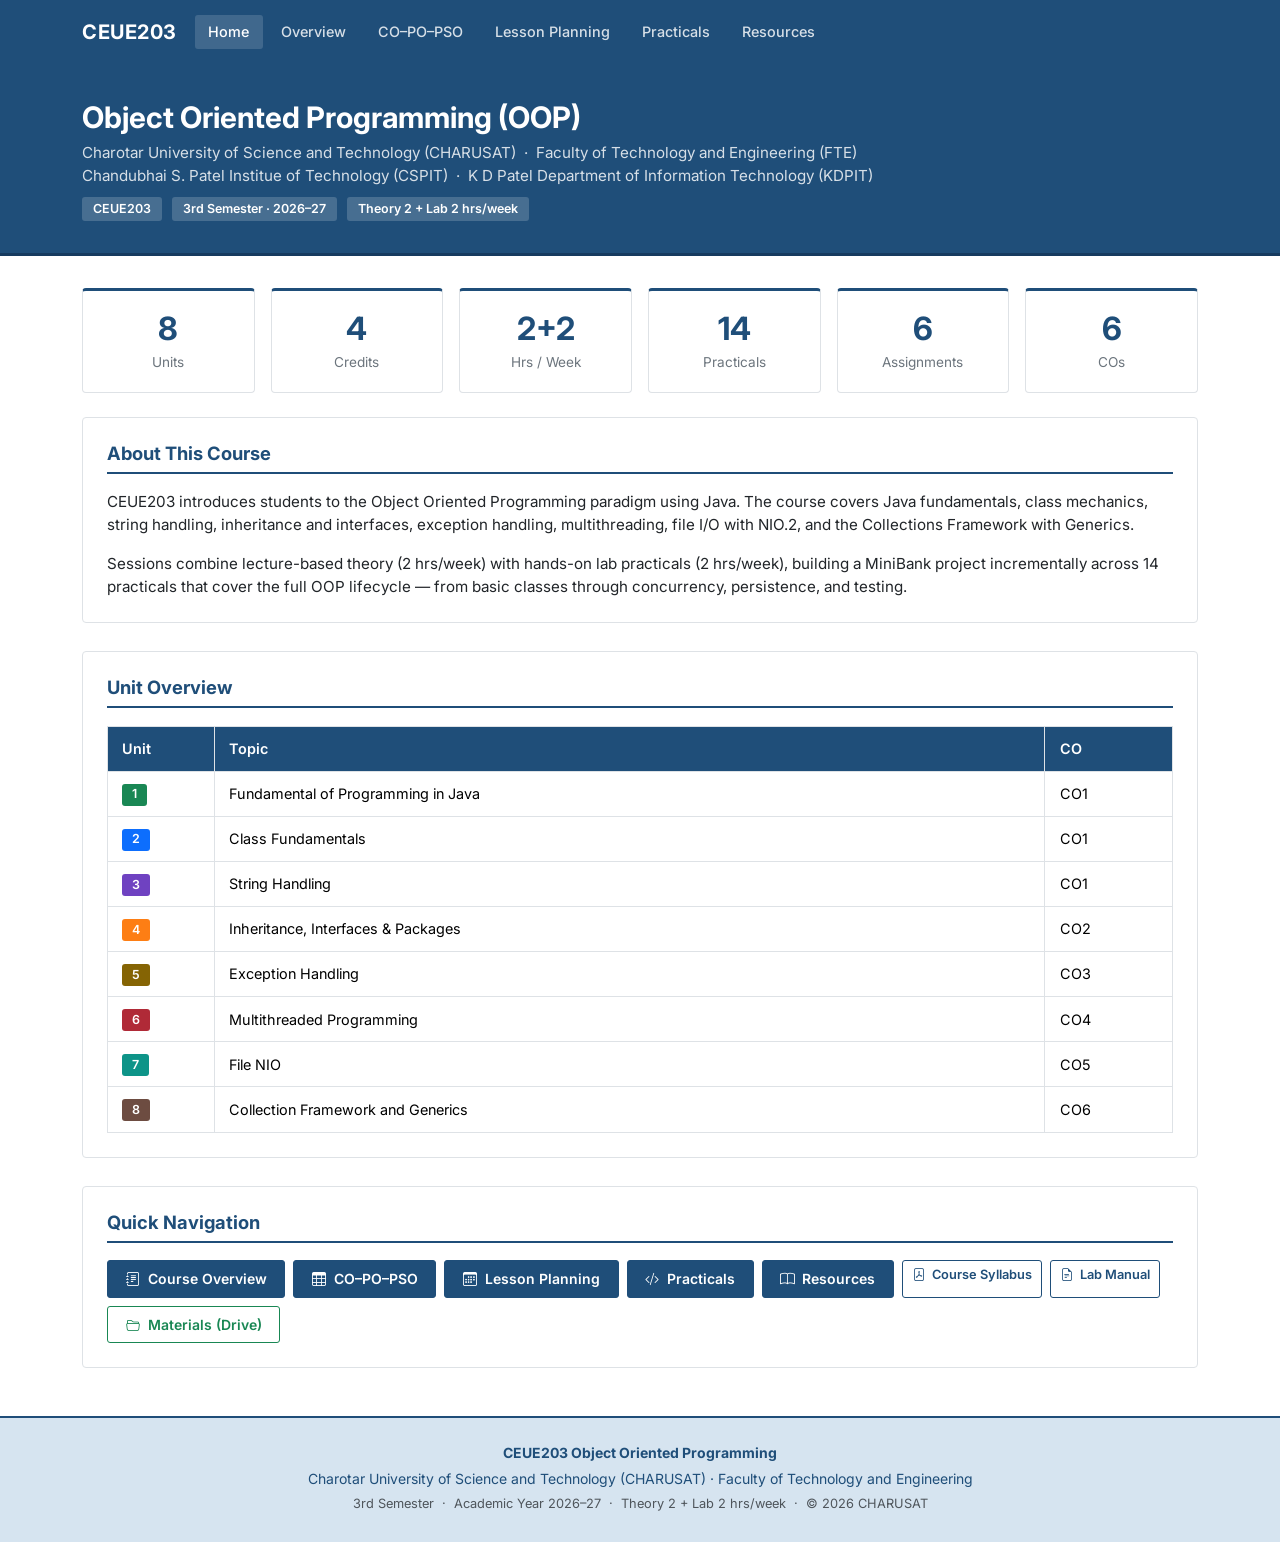
<file: index.html>
<!DOCTYPE html>
<html lang="en">
<head>
  <meta charset="UTF-8">
  <meta name="viewport" content="width=device-width, initial-scale=1.0">
  <title>CEUE203 Object Oriented Programming</title>
  <link href="https://cdn.jsdelivr.net/npm/bootstrap@5.3.2/dist/css/bootstrap.min.css" rel="stylesheet">
  <link rel="stylesheet" href="https://cdn.jsdelivr.net/npm/bootstrap-icons@1.11.1/font/bootstrap-icons.css">
  <link rel="stylesheet" href="style.css">
</head>
<body>

<!-- ── Navbar ─────────────────────────────────────────────────────────────── -->
<nav class="navbar navbar-expand-lg navbar-dark">
  <div class="container">
    <a class="navbar-brand" href="index.html">CEUE203</a>
    <button class="navbar-toggler" type="button" data-bs-toggle="collapse" data-bs-target="#nav">
      <span class="navbar-toggler-icon"></span>
    </button>
    <div class="collapse navbar-collapse" id="nav">
      <ul class="navbar-nav me-auto">
        <li class="nav-item"><a class="nav-link active" href="index.html">Home</a></li>
        <li class="nav-item"><a class="nav-link" href="overview.html">Overview</a></li>
        <li class="nav-item"><a class="nav-link" href="co-po-pso.html">CO&ndash;PO&ndash;PSO</a></li>
        <li class="nav-item"><a class="nav-link" href="lesson-planning.html">Lesson Planning</a></li>
        <li class="nav-item"><a class="nav-link" href="practicals.html">Practicals</a></li>
        <!-- <li class="nav-item"><a class="nav-link" href="assignments.html">Assignments</a></li> -->
        <li class="nav-item"><a class="nav-link" href="resources.html">Resources</a></li>
      </ul>
    </div>
  </div>
</nav>

<!-- ── Page Header ────────────────────────────────────────────────────────── -->
<div class="page-header">
  <div class="container">
    <h1>Object Oriented Programming (OOP)</h1>
    <p class="sub">
      Charotar University of Science and Technology (CHARUSAT) &nbsp;&middot;&nbsp;
      Faculty of Technology and Engineering (FTE)<br/>
      Chandubhai S. Patel Institue of Technology (CSPIT) &nbsp;&middot;&nbsp;
      K D Patel Department of Information Technology (KDPIT)
    </p>
    <div class="badges">
      <span class="badge">CEUE203</span>
      <span class="badge">3rd Semester · 2026–27</span>
        <span class="badge">Theory 2 + Lab 2 hrs/week</span>
    </div>
  </div>
</div>

<!-- ── Main content ───────────────────────────────────────────────────────── -->
<main class="container">

  <!-- Quick Facts -->
  <div class="row g-3 mb-4">
    <div class="col-6 col-md-2">
      <div class="stat-box">
        <h3>8</h3>
        <p>Units</p>
      </div>
    </div>
    <div class="col-6 col-md-2">
      <div class="stat-box">
        <h3>4</h3>
        <p>Credits</p>
      </div>
    </div>
    <div class="col-6 col-md-2">
      <div class="stat-box">
        <h3>2+2</h3>
        <p>Hrs / Week</p>
      </div>
    </div>
    <div class="col-6 col-md-2">
      <div class="stat-box">
        <h3>14</h3>
        <p>Practicals</p>
      </div>
    </div>
    <div class="col-6 col-md-2">
      <div class="stat-box">
        <h3>6</h3>
        <p>Assignments</p>
      </div>
    </div>
    <div class="col-6 col-md-2">
      <div class="stat-box">
        <h3>6</h3>
        <p>COs</p>
      </div>
    </div>
  </div>

  <!-- Course Description -->
  <div class="section-block">
    <h2>About This Course</h2>
    <p>
      CEUE203 introduces students to the Object Oriented Programming paradigm using Java.
      The course covers Java fundamentals, class mechanics, string handling, inheritance and interfaces,
      exception handling, multithreading, file I/O with NIO.2, and the Collections Framework with Generics.
    </p>
    <p class="mb-0">
      Sessions combine lecture-based theory (2 hrs/week) with hands-on lab practicals (2 hrs/week),
      building a MiniBank project incrementally across 14 practicals that cover the full OOP lifecycle —
      from basic classes through concurrency, persistence, and testing.
    </p>
  </div>

  <!-- Unit Overview -->
  <div class="section-block">
    <h2>Unit Overview</h2>
    <div class="table-responsive">
      <table class="table table-bordered table-sm">
        <thead>
          <tr>
            <th style="width:10%">Unit</th>
            <th>Topic</th>
            <th style="width:12%">CO</th>
          </tr>
        </thead>
        <tbody>
          <tr>
            <td><span class="badge unit-1">1</span></td>
            <td>Fundamental of Programming in Java</td>
            <td>CO1</td>
          </tr>
          <tr>
            <td><span class="badge unit-2">2</span></td>
            <td>Class Fundamentals</td>
            <td>CO1</td>
          </tr>
          <tr>
            <td><span class="badge unit-3">3</span></td>
            <td>String Handling</td>
            <td>CO1</td>
          </tr>
          <tr>
            <td><span class="badge unit-4">4</span></td>
            <td>Inheritance, Interfaces &amp; Packages</td>
            <td>CO2</td>
          </tr>
          <tr>
            <td><span class="badge unit-5">5</span></td>
            <td>Exception Handling</td>
            <td>CO3</td>
          </tr>
          <tr>
            <td><span class="badge unit-6">6</span></td>
            <td>Multithreaded Programming</td>
            <td>CO4</td>
          </tr>
          <tr>
            <td><span class="badge unit-7">7</span></td>
            <td>File NIO</td>
            <td>CO5</td>
          </tr>
          <tr>
            <td><span class="badge unit-8">8</span></td>
            <td>Collection Framework and Generics</td>
            <td>CO6</td>
          </tr>
        </tbody>
      </table>
    </div>
  </div>

  <!-- Quick Navigation -->
  <div class="section-block">
    <h2>Quick Navigation</h2>
    <div class="d-flex flex-wrap gap-2">
      <a href="overview.html" class="btn btn-primary">
        <i class="bi bi-journal-text"></i>&nbsp; Course Overview
      </a>
      <a href="co-po-pso.html" class="btn btn-primary">
        <i class="bi bi-table"></i>&nbsp; CO&ndash;PO&ndash;PSO
      </a>
      <a href="lesson-planning.html" class="btn btn-primary">
        <i class="bi bi-calendar3"></i>&nbsp; Lesson Planning
      </a>
      <a href="practicals.html" class="btn btn-primary">
        <i class="bi bi-code-slash"></i>&nbsp; Practicals
      </a>
      <!-- <a href="assignments.html" class="btn btn-primary">
        <i class="bi bi-pencil-square"></i>&nbsp; Assignments
      </a> -->
      <a href="resources.html" class="btn btn-primary">
        <i class="bi bi-book"></i>&nbsp; Resources
      </a>
      <a href="#" class="btn btn-outline-primary drive-btn" data-drive-key="SYLLABUS">
        <i class="bi bi-file-pdf"></i>&nbsp; Course Syllabus
      </a>
      <a href="#" class="btn btn-outline-primary drive-btn" data-drive-key="LAB_MANUAL">
        <i class="bi bi-file-earmark-text"></i>&nbsp; Lab Manual
      </a>
      <a href="https://drive.google.com/drive/folders/1bxTDfsqrt0fJPvSvMXY8lIWRcAXSFB2i?usp=sharing" class="btn btn-outline-success" target="_blank" rel="noopener">
        <i class="bi bi-folder2-open"></i>&nbsp; Materials (Drive)
      </a>
    </div>
  </div>

</main>

<!-- ── Footer ─────────────────────────────────────────────────────────────── -->
<footer class="site-footer">
  <div class="container">
    <p><strong>CEUE203 Object Oriented Programming</strong></p>
    <p>Charotar University of Science and Technology (CHARUSAT) &middot; Faculty of Technology and Engineering</p>
    <p class="text-muted">3rd Semester &nbsp;&middot;&nbsp; Academic Year 2026&ndash;27 &nbsp;&middot;&nbsp; Theory 2 + Lab 2 hrs/week &nbsp;&middot;&nbsp; &copy; 2026 CHARUSAT</p>
  </div>
</footer>

<script src="https://cdn.jsdelivr.net/npm/bootstrap@5.3.2/dist/js/bootstrap.bundle.min.js"></script>
<script src="main.js"></script>
</body>
</html>
</file>
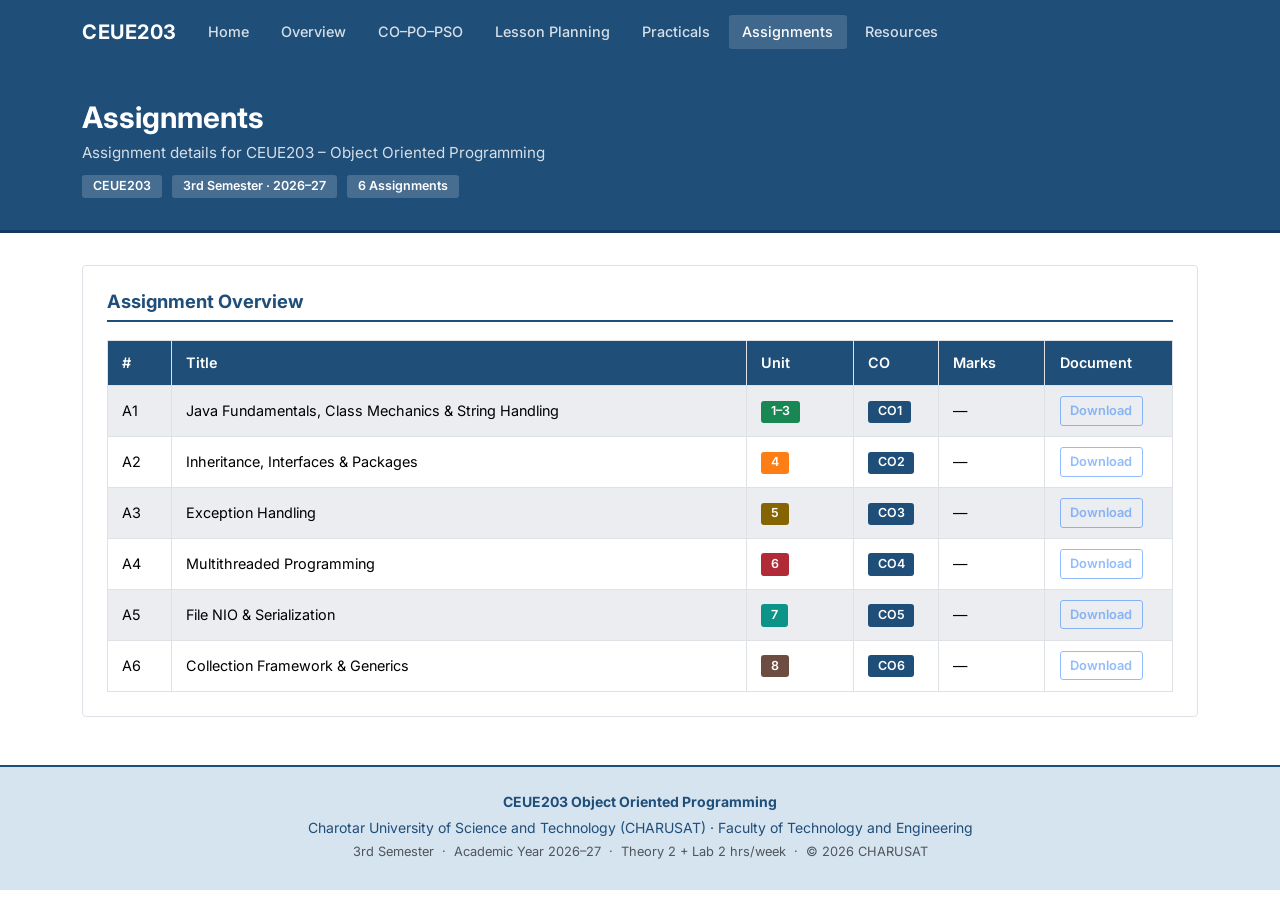
<file: assignments.html>
<!DOCTYPE html>
<html lang="en">
<head>
  <meta charset="UTF-8">
  <meta name="viewport" content="width=device-width, initial-scale=1.0">
  <title>Assignments · CEUE203</title>
  <link href="https://cdn.jsdelivr.net/npm/bootstrap@5.3.2/dist/css/bootstrap.min.css" rel="stylesheet">
  <link rel="stylesheet" href="https://cdn.jsdelivr.net/npm/bootstrap-icons@1.11.1/font/bootstrap-icons.css">
  <link rel="stylesheet" href="style.css">
</head>
<body>

<!-- ── Navbar ─────────────────────────────────────────────────────────────── -->
<nav class="navbar navbar-expand-lg navbar-dark">
  <div class="container">
    <a class="navbar-brand" href="index.html">CEUE203</a>
    <button class="navbar-toggler" type="button" data-bs-toggle="collapse" data-bs-target="#nav">
      <span class="navbar-toggler-icon"></span>
    </button>
    <div class="collapse navbar-collapse" id="nav">
      <ul class="navbar-nav me-auto">
        <li class="nav-item"><a class="nav-link" href="index.html">Home</a></li>
        <li class="nav-item"><a class="nav-link" href="overview.html">Overview</a></li>
        <li class="nav-item"><a class="nav-link" href="co-po-pso.html">CO&ndash;PO&ndash;PSO</a></li>
        <li class="nav-item"><a class="nav-link" href="lesson-planning.html">Lesson Planning</a></li>
        <li class="nav-item"><a class="nav-link" href="practicals.html">Practicals</a></li>
        <li class="nav-item"><a class="nav-link active" href="assignments.html">Assignments</a></li>
        <li class="nav-item"><a class="nav-link" href="resources.html">Resources</a></li>
      </ul>
    </div>
  </div>
</nav>

<!-- ── Page Header ────────────────────────────────────────────────────────── -->
<div class="page-header">
  <div class="container">
    <h1>Assignments</h1>
    <p class="sub">Assignment details for CEUE203 &ndash; Object Oriented Programming</p>
    <div class="badges">
      <span class="badge">CEUE203</span>
      <span class="badge">3rd Semester · 2026–27</span>
      <span class="badge">6 Assignments</span>
    </div>
  </div>
</div>

<!-- ── Main content ───────────────────────────────────────────────────────── -->
<main class="container">

  <!-- Assignment summary table -->
  <div class="section-block">
    <h2>Assignment Overview</h2>
    <div class="table-responsive">
      <table class="table table-bordered table-striped table-sm">
        <thead>
          <tr>
            <th style="width:6%">#</th>
            <th>Title</th>
            <th style="width:10%">Unit</th>
            <th style="width:8%">CO</th>
            <th style="width:10%">Marks</th>
            <th style="width:12%">Document</th>
          </tr>
        </thead>
        <tbody>
          <tr>
            <td>A1</td>
            <td>Java Fundamentals, Class Mechanics &amp; String Handling</td>
            <td><span class="badge unit-1">1–3</span></td>
            <td><span class="badge badge-co">CO1</span></td>
            <td>—</td>
            <td><a href="#" class="btn btn-sm btn-outline-primary drive-btn" data-drive-key="A_1">Download</a></td>
          </tr>
          <tr>
            <td>A2</td>
            <td>Inheritance, Interfaces &amp; Packages</td>
            <td><span class="badge unit-4">4</span></td>
            <td><span class="badge badge-co">CO2</span></td>
            <td>—</td>
            <td><a href="#" class="btn btn-sm btn-outline-primary drive-btn" data-drive-key="A_2">Download</a></td>
          </tr>
          <tr>
            <td>A3</td>
            <td>Exception Handling</td>
            <td><span class="badge unit-5">5</span></td>
            <td><span class="badge badge-co">CO3</span></td>
            <td>—</td>
            <td><a href="#" class="btn btn-sm btn-outline-primary drive-btn" data-drive-key="A_3">Download</a></td>
          </tr>
          <tr>
            <td>A4</td>
            <td>Multithreaded Programming</td>
            <td><span class="badge unit-6">6</span></td>
            <td><span class="badge badge-co">CO4</span></td>
            <td>—</td>
            <td><a href="#" class="btn btn-sm btn-outline-primary drive-btn" data-drive-key="A_4">Download</a></td>
          </tr>
          <tr>
            <td>A5</td>
            <td>File NIO &amp; Serialization</td>
            <td><span class="badge unit-7">7</span></td>
            <td><span class="badge badge-co">CO5</span></td>
            <td>—</td>
            <td><a href="#" class="btn btn-sm btn-outline-primary drive-btn" data-drive-key="A_5">Download</a></td>
          </tr>
          <tr>
            <td>A6</td>
            <td>Collection Framework &amp; Generics</td>
            <td><span class="badge unit-8">8</span></td>
            <td><span class="badge badge-co">CO6</span></td>
            <td>—</td>
            <td><a href="#" class="btn btn-sm btn-outline-primary drive-btn" data-drive-key="A_6">Download</a></td>
          </tr>
        </tbody>
      </table>
    </div>
  </div>

</main>

<!-- ── Footer ─────────────────────────────────────────────────────────────── -->
<footer class="site-footer">
  <div class="container">
    <p><strong>CEUE203 Object Oriented Programming</strong></p>
    <p>Charotar University of Science and Technology (CHARUSAT) &middot; Faculty of Technology and Engineering</p>
    <p class="text-muted">3rd Semester &nbsp;&middot;&nbsp; Academic Year 2026&ndash;27 &nbsp;&middot;&nbsp; Theory 2 + Lab 2 hrs/week &nbsp;&middot;&nbsp; &copy; 2026 CHARUSAT</p>
  </div>
</footer>

<script src="https://cdn.jsdelivr.net/npm/bootstrap@5.3.2/dist/js/bootstrap.bundle.min.js"></script>
<script src="main.js"></script>
</body>
</html>
</file>
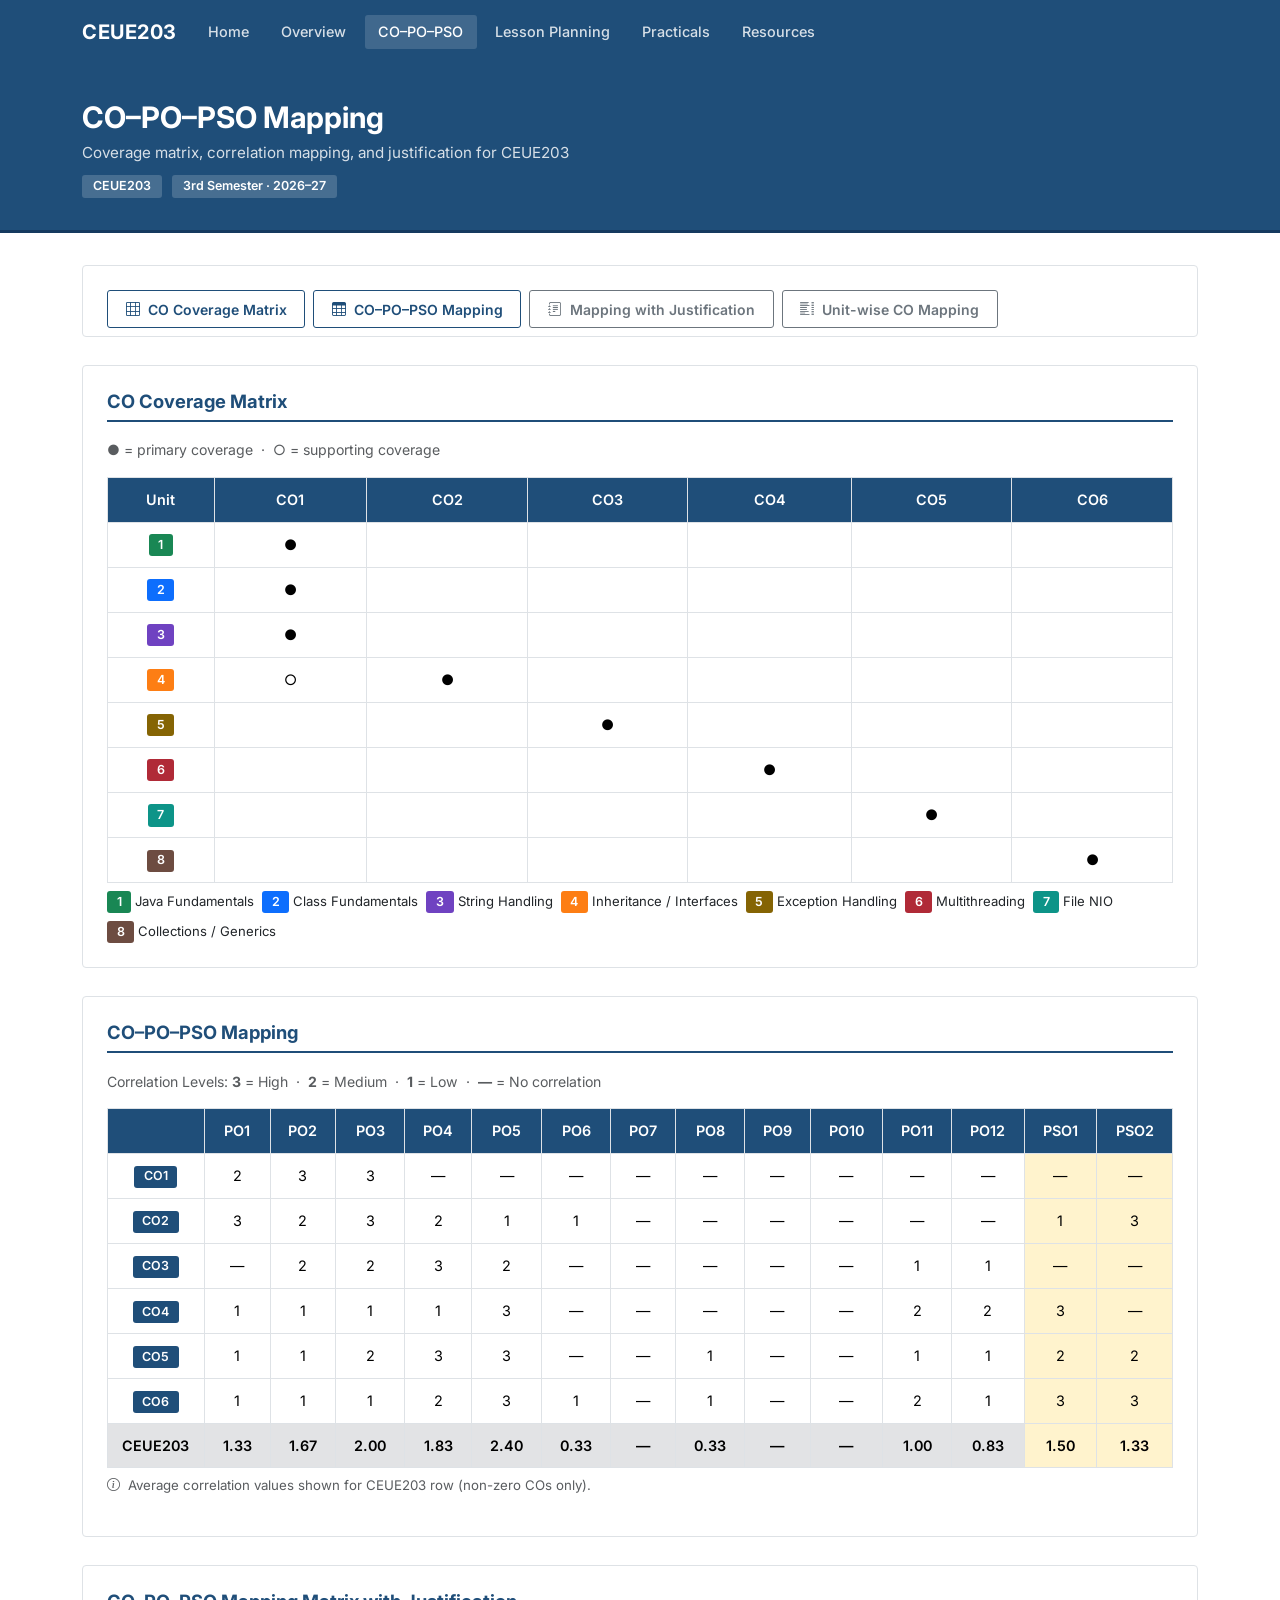
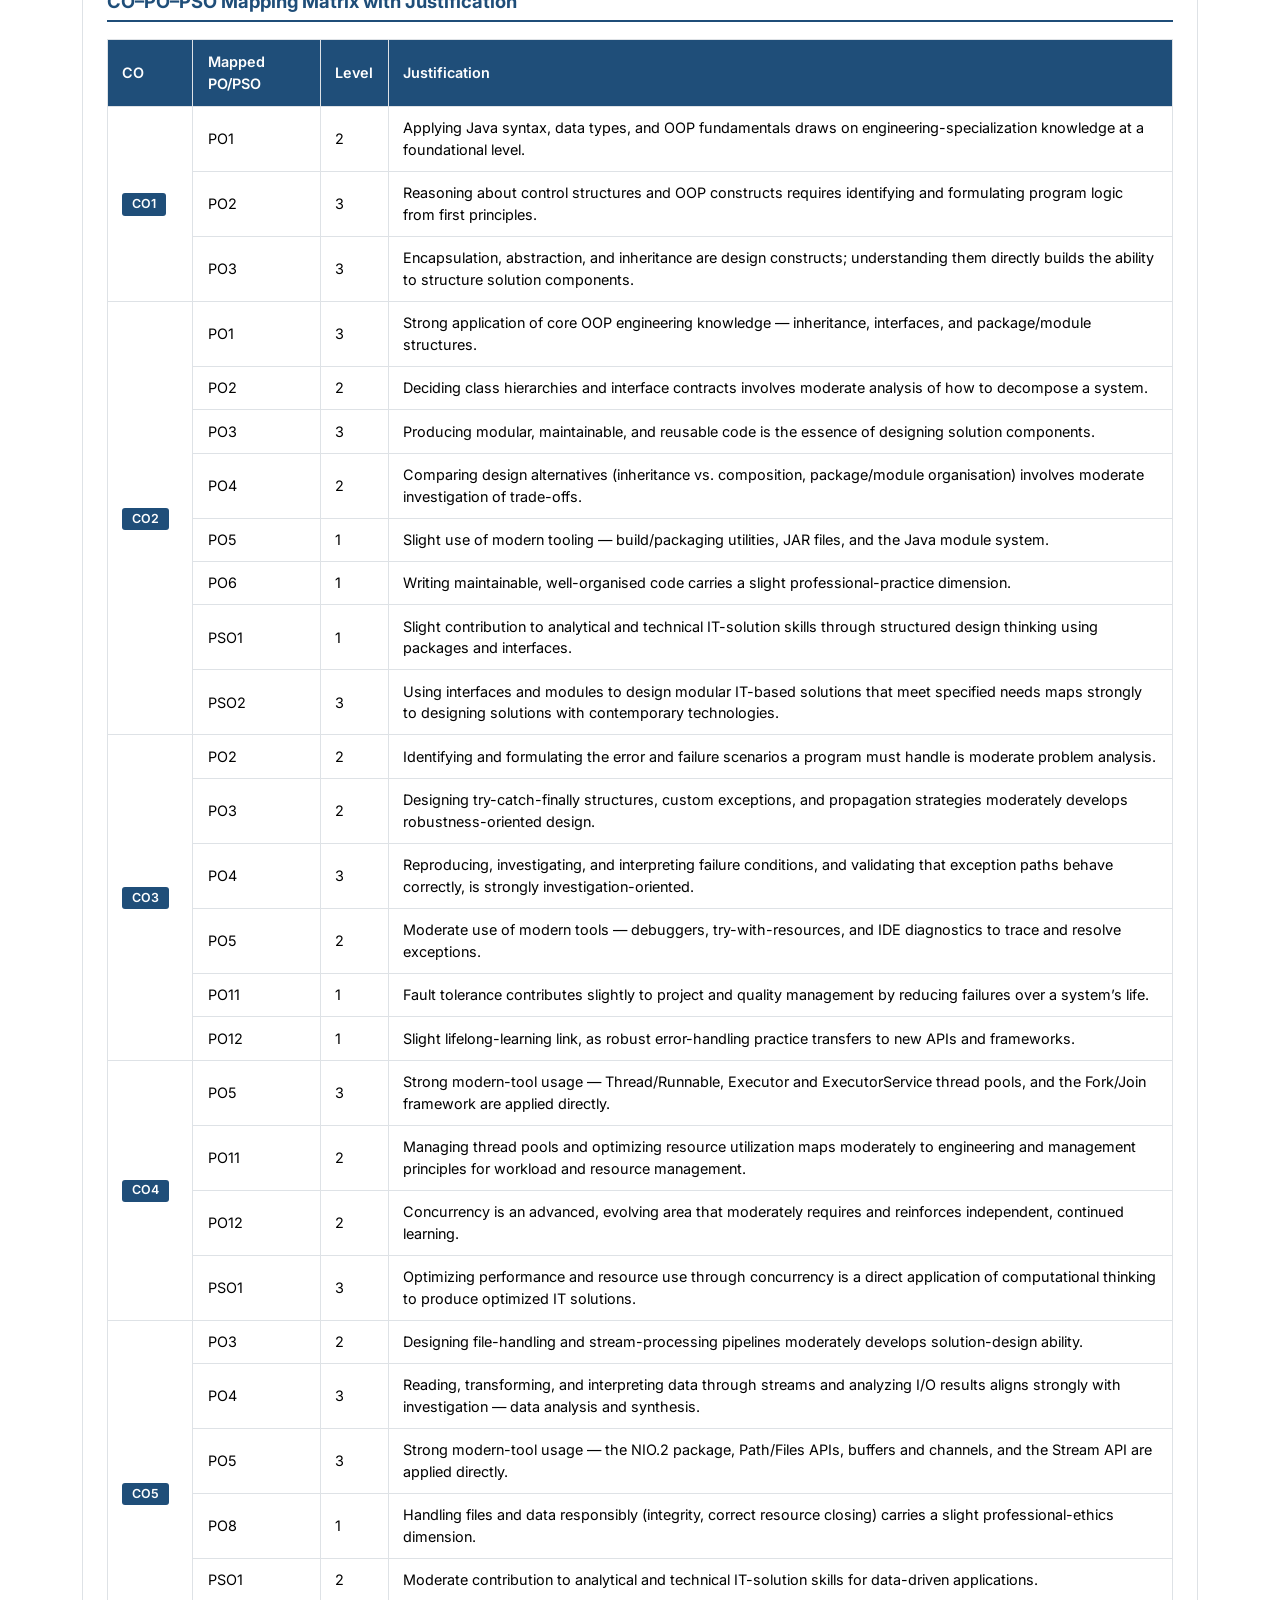
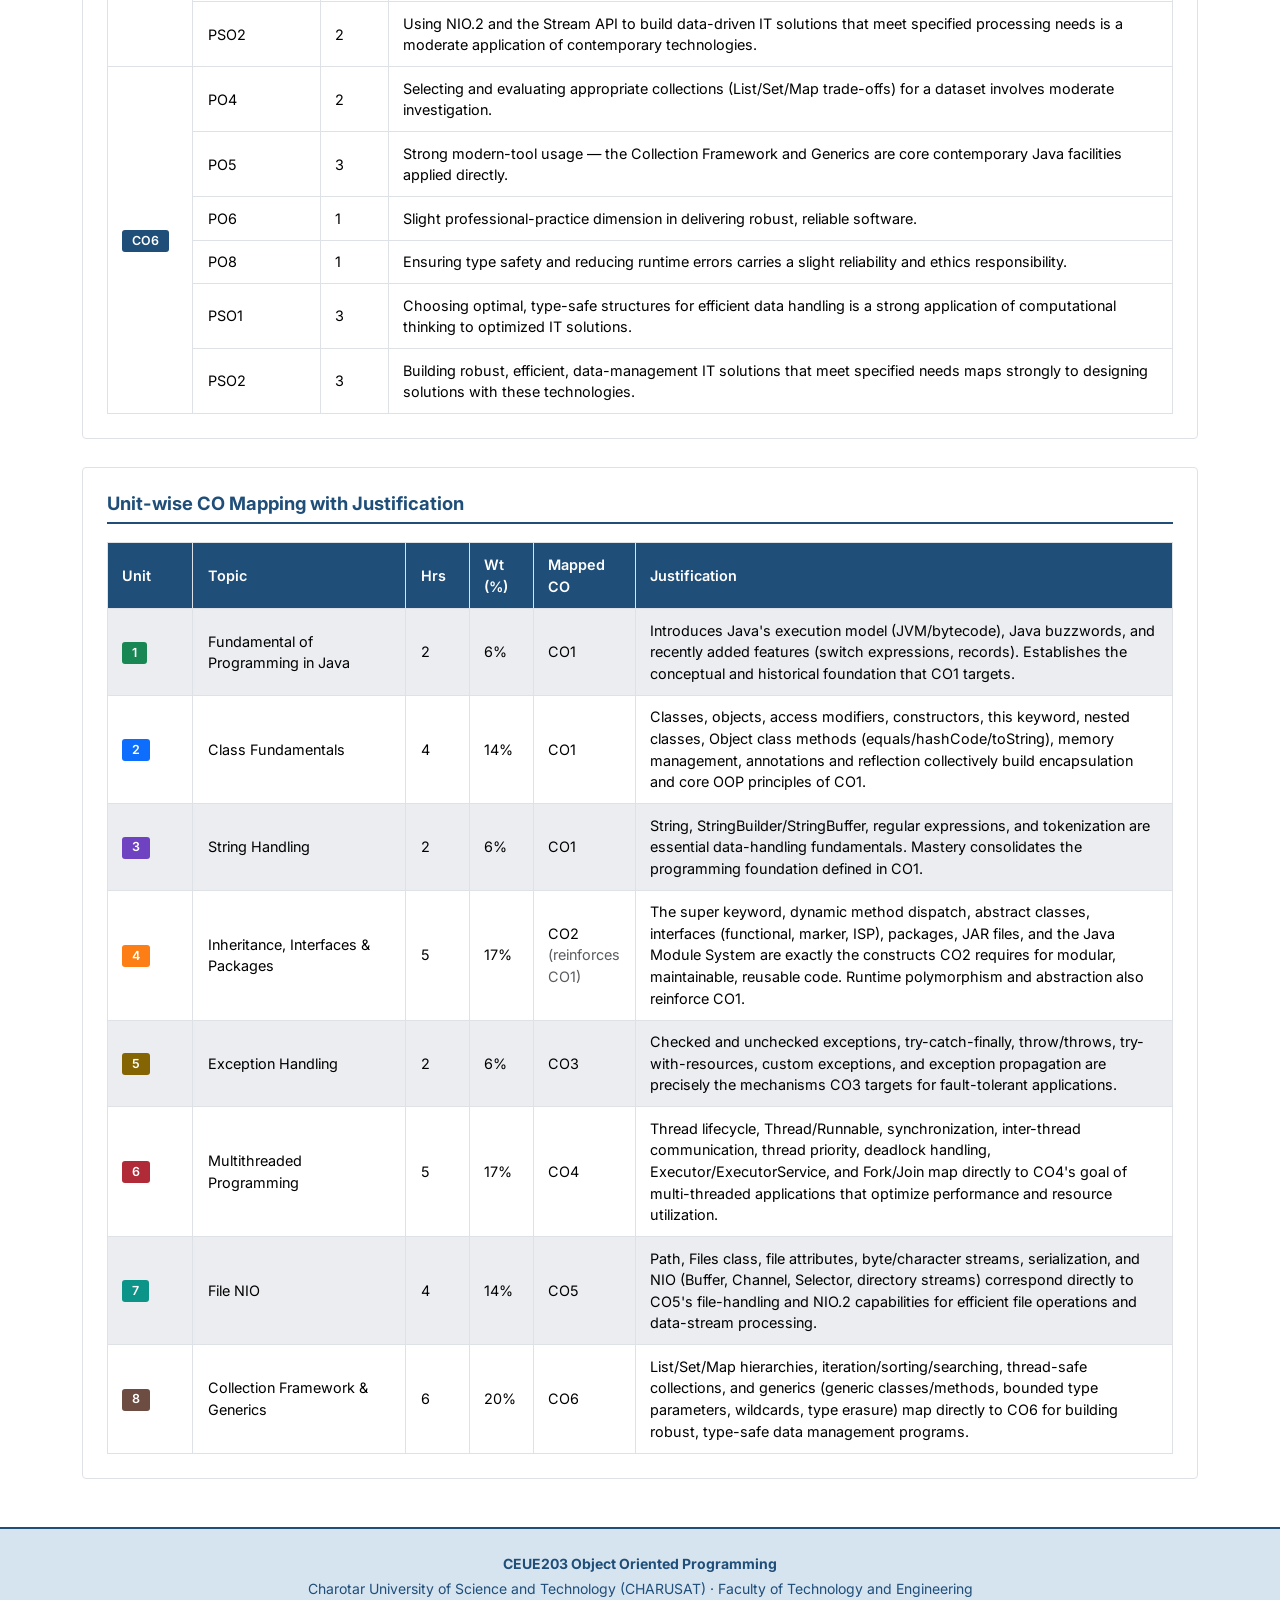
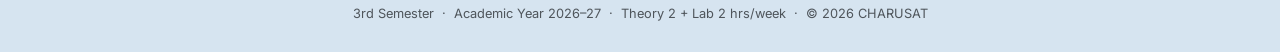
<file: co-po-pso.html>
<!DOCTYPE html>
<html lang="en">
<head>
  <meta charset="UTF-8">
  <meta name="viewport" content="width=device-width, initial-scale=1.0">
  <title>CO–PO–PSO Mapping · CEUE203</title>
  <link href="https://cdn.jsdelivr.net/npm/bootstrap@5.3.2/dist/css/bootstrap.min.css" rel="stylesheet">
  <link rel="stylesheet" href="https://cdn.jsdelivr.net/npm/bootstrap-icons@1.11.1/font/bootstrap-icons.css">
  <link rel="stylesheet" href="style.css">
</head>
<body>

<!-- ── Navbar ─────────────────────────────────────────────────────────────── -->
<nav class="navbar navbar-expand-lg navbar-dark">
  <div class="container">
    <a class="navbar-brand" href="index.html">CEUE203</a>
    <button class="navbar-toggler" type="button" data-bs-toggle="collapse" data-bs-target="#nav">
      <span class="navbar-toggler-icon"></span>
    </button>
    <div class="collapse navbar-collapse" id="nav">
      <ul class="navbar-nav me-auto">
        <li class="nav-item"><a class="nav-link" href="index.html">Home</a></li>
        <li class="nav-item"><a class="nav-link" href="overview.html">Overview</a></li>
        <li class="nav-item"><a class="nav-link active" href="co-po-pso.html">CO&ndash;PO&ndash;PSO</a></li>
        <li class="nav-item"><a class="nav-link" href="lesson-planning.html">Lesson Planning</a></li>
        <li class="nav-item"><a class="nav-link" href="practicals.html">Practicals</a></li>
        <!-- <li class="nav-item"><a class="nav-link" href="assignments.html">Assignments</a></li> -->
        <li class="nav-item"><a class="nav-link" href="resources.html">Resources</a></li>
      </ul>
    </div>
  </div>
</nav>

<!-- ── Page Header ────────────────────────────────────────────────────────── -->
<div class="page-header">
  <div class="container">
    <h1>CO&ndash;PO&ndash;PSO Mapping</h1>
    <p class="sub">Coverage matrix, correlation mapping, and justification for CEUE203</p>
    <div class="badges">
      <span class="badge">CEUE203</span>
      <span class="badge">3rd Semester · 2026–27</span>
    </div>
  </div>
</div>

<!-- ── Main content ───────────────────────────────────────────────────────── -->
<main class="container">

  <!-- On-page navigation -->
  <div class="section-block pb-2">
    <div class="d-flex flex-wrap gap-2">
      <a href="#co-coverage" class="btn btn-sm btn-outline-primary"><i class="bi bi-grid-3x3"></i>&nbsp; CO Coverage Matrix</a>
      <a href="#co-po-pso" class="btn btn-sm btn-outline-primary"><i class="bi bi-table"></i>&nbsp; CO&ndash;PO&ndash;PSO Mapping</a>
      <a href="#co-po-pso-justification" class="btn btn-sm btn-outline-secondary"><i class="bi bi-journal-text"></i>&nbsp; Mapping with Justification</a>
      <a href="#unit-co-mapping" class="btn btn-sm btn-outline-secondary"><i class="bi bi-list-columns"></i>&nbsp; Unit-wise CO Mapping</a>
    </div>
  </div>

  <!-- ── 1. CO Coverage Matrix ─────────────────────────────────────────── -->
  <div class="section-block" id="co-coverage">
    <h2>CO Coverage Matrix</h2>
    <p class="mb-3 text-muted" style="font-size:0.88rem;">
      ● = primary coverage &nbsp;&middot;&nbsp; ○ = supporting coverage
    </p>
    <div class="table-responsive">
      <table class="table table-bordered table-sm text-center align-middle">
        <thead class="table-light">
          <tr>
            <th style="width:10%">Unit</th>
            <th>CO1</th><th>CO2</th><th>CO3</th><th>CO4</th><th>CO5</th><th>CO6</th>
          </tr>
        </thead>
        <tbody>
          <tr><td><span class="badge unit-1">1</span></td><td>●</td><td></td><td></td><td></td><td></td><td></td></tr>
          <tr><td><span class="badge unit-2">2</span></td><td>●</td><td></td><td></td><td></td><td></td><td></td></tr>
          <tr><td><span class="badge unit-3">3</span></td><td>●</td><td></td><td></td><td></td><td></td><td></td></tr>
          <tr><td><span class="badge unit-4">4</span></td><td>○</td><td>●</td><td></td><td></td><td></td><td></td></tr>
          <tr><td><span class="badge unit-5">5</span></td><td></td><td></td><td>●</td><td></td><td></td><td></td></tr>
          <tr><td><span class="badge unit-6">6</span></td><td></td><td></td><td></td><td>●</td><td></td><td></td></tr>
          <tr><td><span class="badge unit-7">7</span></td><td></td><td></td><td></td><td></td><td>●</td><td></td></tr>
          <tr><td><span class="badge unit-8">8</span></td><td></td><td></td><td></td><td></td><td></td><td>●</td></tr>
        </tbody>
      </table>
    </div>
    <div class="d-flex flex-wrap gap-2 mt-2" style="font-size:0.82rem;">
      <span><span class="badge unit-1">1</span> Java Fundamentals</span>
      <span><span class="badge unit-2">2</span> Class Fundamentals</span>
      <span><span class="badge unit-3">3</span> String Handling</span>
      <span><span class="badge unit-4">4</span> Inheritance / Interfaces</span>
      <span><span class="badge unit-5">5</span> Exception Handling</span>
      <span><span class="badge unit-6">6</span> Multithreading</span>
      <span><span class="badge unit-7">7</span> File NIO</span>
      <span><span class="badge unit-8">8</span> Collections / Generics</span>
    </div>
  </div>

  <!-- ── 2. CO–PO–PSO Mapping ───────────────────────────────────────────── -->
  <div class="section-block" id="co-po-pso">
    <h2>CO&ndash;PO&ndash;PSO Mapping</h2>
    <p class="mb-3 text-muted" style="font-size:0.88rem;">
      Correlation Levels: <strong>3</strong> = High &nbsp;&middot;&nbsp;
      <strong>2</strong> = Medium &nbsp;&middot;&nbsp;
      <strong>1</strong> = Low &nbsp;&middot;&nbsp;
      <strong>&mdash;</strong> = No correlation
    </p>
    <div class="table-responsive">
      <table class="table table-bordered table-sm text-center align-middle">
        <thead class="table-dark">
          <tr>
            <th style="width:7%"></th>
            <th>PO1</th><th>PO2</th><th>PO3</th><th>PO4</th><th>PO5</th><th>PO6</th>
            <th>PO7</th><th>PO8</th><th>PO9</th><th>PO10</th><th>PO11</th><th>PO12</th>
            <th class="table-warning">PSO1</th><th class="table-warning">PSO2</th>
          </tr>
        </thead>
        <tbody>
          <tr>
            <td><span class="badge badge-co">CO1</span></td>
            <td>2</td><td>3</td><td>3</td><td>&mdash;</td><td>&mdash;</td><td>&mdash;</td>
            <td>&mdash;</td><td>&mdash;</td><td>&mdash;</td><td>&mdash;</td><td>&mdash;</td><td>&mdash;</td>
            <td class="table-warning">&mdash;</td><td class="table-warning">&mdash;</td>
          </tr>
          <tr>
            <td><span class="badge badge-co">CO2</span></td>
            <td>3</td><td>2</td><td>3</td><td>2</td><td>1</td><td>1</td>
            <td>&mdash;</td><td>&mdash;</td><td>&mdash;</td><td>&mdash;</td><td>&mdash;</td><td>&mdash;</td>
            <td class="table-warning">1</td><td class="table-warning">3</td>
          </tr>
          <tr>
            <td><span class="badge badge-co">CO3</span></td>
            <td>&mdash;</td><td>2</td><td>2</td><td>3</td><td>2</td><td>&mdash;</td>
            <td>&mdash;</td><td>&mdash;</td><td>&mdash;</td><td>&mdash;</td><td>1</td><td>1</td>
            <td class="table-warning">&mdash;</td><td class="table-warning">&mdash;</td>
          </tr>
          <tr>
            <td><span class="badge badge-co">CO4</span></td>
            <td>1</td><td>1</td><td>1</td><td>1</td><td>3</td><td>&mdash;</td>
            <td>&mdash;</td><td>&mdash;</td><td>&mdash;</td><td>&mdash;</td><td>2</td><td>2</td>
            <td class="table-warning">3</td><td class="table-warning">&mdash;</td>
          </tr>
          <tr>
            <td><span class="badge badge-co">CO5</span></td>
            <td>1</td><td>1</td><td>2</td><td>3</td><td>3</td><td>&mdash;</td>
            <td>&mdash;</td><td>1</td><td>&mdash;</td><td>&mdash;</td><td>1</td><td>1</td>
            <td class="table-warning">2</td><td class="table-warning">2</td>
          </tr>
          <tr>
            <td><span class="badge badge-co">CO6</span></td>
            <td>1</td><td>1</td><td>1</td><td>2</td><td>3</td><td>1</td>
            <td>&mdash;</td><td>1</td><td>&mdash;</td><td>&mdash;</td><td>2</td><td>1</td>
            <td class="table-warning">3</td><td class="table-warning">3</td>
          </tr>
          <tr class="table-secondary fw-semibold">
            <td>CEUE203</td>
            <td>1.33</td><td>1.67</td><td>2.00</td><td>1.83</td><td>2.40</td><td>0.33</td>
            <td>&mdash;</td><td>0.33</td><td>&mdash;</td><td>&mdash;</td><td>1.00</td><td>0.83</td>
            <td class="table-warning">1.50</td><td class="table-warning">1.33</td>
          </tr>
        </tbody>
      </table>
    </div>
    <p class="text-muted mt-2" style="font-size:0.83rem;">
      <i class="bi bi-info-circle"></i>&nbsp; Average correlation values shown for CEUE203 row (non-zero COs only).
    </p>
  </div>

  <!-- ── 3. CO–PO–PSO Mapping Matrix with Justification ────────────────── -->
  <div class="section-block" id="co-po-pso-justification">
    <h2>CO&ndash;PO&ndash;PSO Mapping Matrix with Justification</h2>
    <div class="table-responsive">
      <table class="table table-bordered table-sm align-middle">
        <thead class="table-light">
          <tr><th style="width:8%">CO</th><th style="width:12%">Mapped PO/PSO</th><th style="width:6%">Level</th><th>Justification</th></tr>
        </thead>
        <tbody>
          <tr><td rowspan="3"><span class="badge badge-co">CO1</span></td><td>PO1</td><td>2</td><td>Applying Java syntax, data types, and OOP fundamentals draws on engineering-specialization knowledge at a foundational level.</td></tr>
          <tr><td>PO2</td><td>3</td><td>Reasoning about control structures and OOP constructs requires identifying and formulating program logic from first principles.</td></tr>
          <tr><td>PO3</td><td>3</td><td>Encapsulation, abstraction, and inheritance are design constructs; understanding them directly builds the ability to structure solution components.</td></tr>
          <tr><td rowspan="8"><span class="badge badge-co">CO2</span></td><td>PO1</td><td>3</td><td>Strong application of core OOP engineering knowledge &mdash; inheritance, interfaces, and package/module structures.</td></tr>
          <tr><td>PO2</td><td>2</td><td>Deciding class hierarchies and interface contracts involves moderate analysis of how to decompose a system.</td></tr>
          <tr><td>PO3</td><td>3</td><td>Producing modular, maintainable, and reusable code is the essence of designing solution components.</td></tr>
          <tr><td>PO4</td><td>2</td><td>Comparing design alternatives (inheritance vs. composition, package/module organisation) involves moderate investigation of trade-offs.</td></tr>
          <tr><td>PO5</td><td>1</td><td>Slight use of modern tooling &mdash; build/packaging utilities, JAR files, and the Java module system.</td></tr>
          <tr><td>PO6</td><td>1</td><td>Writing maintainable, well-organised code carries a slight professional-practice dimension.</td></tr>
          <tr><td>PSO1</td><td>1</td><td>Slight contribution to analytical and technical IT-solution skills through structured design thinking using packages and interfaces.</td></tr>
          <tr><td>PSO2</td><td>3</td><td>Using interfaces and modules to design modular IT-based solutions that meet specified needs maps strongly to designing solutions with contemporary technologies.</td></tr>
          <tr><td rowspan="6"><span class="badge badge-co">CO3</span></td><td>PO2</td><td>2</td><td>Identifying and formulating the error and failure scenarios a program must handle is moderate problem analysis.</td></tr>
          <tr><td>PO3</td><td>2</td><td>Designing try-catch-finally structures, custom exceptions, and propagation strategies moderately develops robustness-oriented design.</td></tr>
          <tr><td>PO4</td><td>3</td><td>Reproducing, investigating, and interpreting failure conditions, and validating that exception paths behave correctly, is strongly investigation-oriented.</td></tr>
          <tr><td>PO5</td><td>2</td><td>Moderate use of modern tools &mdash; debuggers, try-with-resources, and IDE diagnostics to trace and resolve exceptions.</td></tr>
          <tr><td>PO11</td><td>1</td><td>Fault tolerance contributes slightly to project and quality management by reducing failures over a system&rsquo;s life.</td></tr>
          <tr><td>PO12</td><td>1</td><td>Slight lifelong-learning link, as robust error-handling practice transfers to new APIs and frameworks.</td></tr>
          <tr><td rowspan="4"><span class="badge badge-co">CO4</span></td><td>PO5</td><td>3</td><td>Strong modern-tool usage &mdash; Thread/Runnable, Executor and ExecutorService thread pools, and the Fork/Join framework are applied directly.</td></tr>
          <tr><td>PO11</td><td>2</td><td>Managing thread pools and optimizing resource utilization maps moderately to engineering and management principles for workload and resource management.</td></tr>
          <tr><td>PO12</td><td>2</td><td>Concurrency is an advanced, evolving area that moderately requires and reinforces independent, continued learning.</td></tr>
          <tr><td>PSO1</td><td>3</td><td>Optimizing performance and resource use through concurrency is a direct application of computational thinking to produce optimized IT solutions.</td></tr>
          <tr><td rowspan="6"><span class="badge badge-co">CO5</span></td><td>PO3</td><td>2</td><td>Designing file-handling and stream-processing pipelines moderately develops solution-design ability.</td></tr>
          <tr><td>PO4</td><td>3</td><td>Reading, transforming, and interpreting data through streams and analyzing I/O results aligns strongly with investigation &mdash; data analysis and synthesis.</td></tr>
          <tr><td>PO5</td><td>3</td><td>Strong modern-tool usage &mdash; the NIO.2 package, Path/Files APIs, buffers and channels, and the Stream API are applied directly.</td></tr>
          <tr><td>PO8</td><td>1</td><td>Handling files and data responsibly (integrity, correct resource closing) carries a slight professional-ethics dimension.</td></tr>
          <tr><td>PSO1</td><td>2</td><td>Moderate contribution to analytical and technical IT-solution skills for data-driven applications.</td></tr>
          <tr><td>PSO2</td><td>2</td><td>Using NIO.2 and the Stream API to build data-driven IT solutions that meet specified processing needs is a moderate application of contemporary technologies.</td></tr>
          <tr><td rowspan="6"><span class="badge badge-co">CO6</span></td><td>PO4</td><td>2</td><td>Selecting and evaluating appropriate collections (List/Set/Map trade-offs) for a dataset involves moderate investigation.</td></tr>
          <tr><td>PO5</td><td>3</td><td>Strong modern-tool usage &mdash; the Collection Framework and Generics are core contemporary Java facilities applied directly.</td></tr>
          <tr><td>PO6</td><td>1</td><td>Slight professional-practice dimension in delivering robust, reliable software.</td></tr>
          <tr><td>PO8</td><td>1</td><td>Ensuring type safety and reducing runtime errors carries a slight reliability and ethics responsibility.</td></tr>
          <tr><td>PSO1</td><td>3</td><td>Choosing optimal, type-safe structures for efficient data handling is a strong application of computational thinking to optimized IT solutions.</td></tr>
          <tr><td>PSO2</td><td>3</td><td>Building robust, efficient, data-management IT solutions that meet specified needs maps strongly to designing solutions with these technologies.</td></tr>
        </tbody>
      </table>
    </div>
  </div>

  <!-- ── 4. Unit-wise CO Mapping with Justification ─────────────────────── -->
  <div class="section-block" id="unit-co-mapping">
    <h2>Unit-wise CO Mapping with Justification</h2>
    <div class="table-responsive">
      <table class="table table-bordered table-striped table-sm align-middle">
        <thead class="table-light">
          <tr><th style="width:8%">Unit</th><th style="width:20%">Topic</th><th style="width:6%">Hrs</th><th style="width:6%">Wt (%)</th><th style="width:8%">Mapped CO</th><th>Justification</th></tr>
        </thead>
        <tbody>
          <tr>
            <td><span class="badge unit-1">1</span></td>
            <td>Fundamental of Programming in Java</td><td>2</td><td>6%</td><td>CO1</td>
            <td>Introduces Java's execution model (JVM/bytecode), Java buzzwords, and recently added features (switch expressions, records). Establishes the conceptual and historical foundation that CO1 targets.</td>
          </tr>
          <tr>
            <td><span class="badge unit-2">2</span></td>
            <td>Class Fundamentals</td><td>4</td><td>14%</td><td>CO1</td>
            <td>Classes, objects, access modifiers, constructors, this keyword, nested classes, Object class methods (equals/hashCode/toString), memory management, annotations and reflection collectively build encapsulation and core OOP principles of CO1.</td>
          </tr>
          <tr>
            <td><span class="badge unit-3">3</span></td>
            <td>String Handling</td><td>2</td><td>6%</td><td>CO1</td>
            <td>String, StringBuilder/StringBuffer, regular expressions, and tokenization are essential data-handling fundamentals. Mastery consolidates the programming foundation defined in CO1.</td>
          </tr>
          <tr>
            <td><span class="badge unit-4">4</span></td>
            <td>Inheritance, Interfaces &amp; Packages</td><td>5</td><td>17%</td><td>CO2 <span class="text-muted">(reinforces CO1)</span></td>
            <td>The super keyword, dynamic method dispatch, abstract classes, interfaces (functional, marker, ISP), packages, JAR files, and the Java Module System are exactly the constructs CO2 requires for modular, maintainable, reusable code. Runtime polymorphism and abstraction also reinforce CO1.</td>
          </tr>
          <tr>
            <td><span class="badge unit-5">5</span></td>
            <td>Exception Handling</td><td>2</td><td>6%</td><td>CO3</td>
            <td>Checked and unchecked exceptions, try-catch-finally, throw/throws, try-with-resources, custom exceptions, and exception propagation are precisely the mechanisms CO3 targets for fault-tolerant applications.</td>
          </tr>
          <tr>
            <td><span class="badge unit-6">6</span></td>
            <td>Multithreaded Programming</td><td>5</td><td>17%</td><td>CO4</td>
            <td>Thread lifecycle, Thread/Runnable, synchronization, inter-thread communication, thread priority, deadlock handling, Executor/ExecutorService, and Fork/Join map directly to CO4's goal of multi-threaded applications that optimize performance and resource utilization.</td>
          </tr>
          <tr>
            <td><span class="badge unit-7">7</span></td>
            <td>File NIO</td><td>4</td><td>14%</td><td>CO5</td>
            <td>Path, Files class, file attributes, byte/character streams, serialization, and NIO (Buffer, Channel, Selector, directory streams) correspond directly to CO5's file-handling and NIO.2 capabilities for efficient file operations and data-stream processing.</td>
          </tr>
          <tr>
            <td><span class="badge unit-8">8</span></td>
            <td>Collection Framework &amp; Generics</td><td>6</td><td>20%</td><td>CO6</td>
            <td>List/Set/Map hierarchies, iteration/sorting/searching, thread-safe collections, and generics (generic classes/methods, bounded type parameters, wildcards, type erasure) map directly to CO6 for building robust, type-safe data management programs.</td>
          </tr>
        </tbody>
      </table>
    </div>
  </div>

</main>

<!-- ── Footer ─────────────────────────────────────────────────────────────── -->
<footer class="site-footer">
  <div class="container">
    <p><strong>CEUE203 Object Oriented Programming</strong></p>
    <p>Charotar University of Science and Technology (CHARUSAT) &middot; Faculty of Technology and Engineering</p>
    <p class="text-muted">3rd Semester &nbsp;&middot;&nbsp; Academic Year 2026&ndash;27 &nbsp;&middot;&nbsp; Theory 2 + Lab 2 hrs/week &nbsp;&middot;&nbsp; &copy; 2026 CHARUSAT</p>
  </div>
</footer>

<script src="https://cdn.jsdelivr.net/npm/bootstrap@5.3.2/dist/js/bootstrap.bundle.min.js"></script>
<script src="main.js"></script>
</body>
</html>
</file>
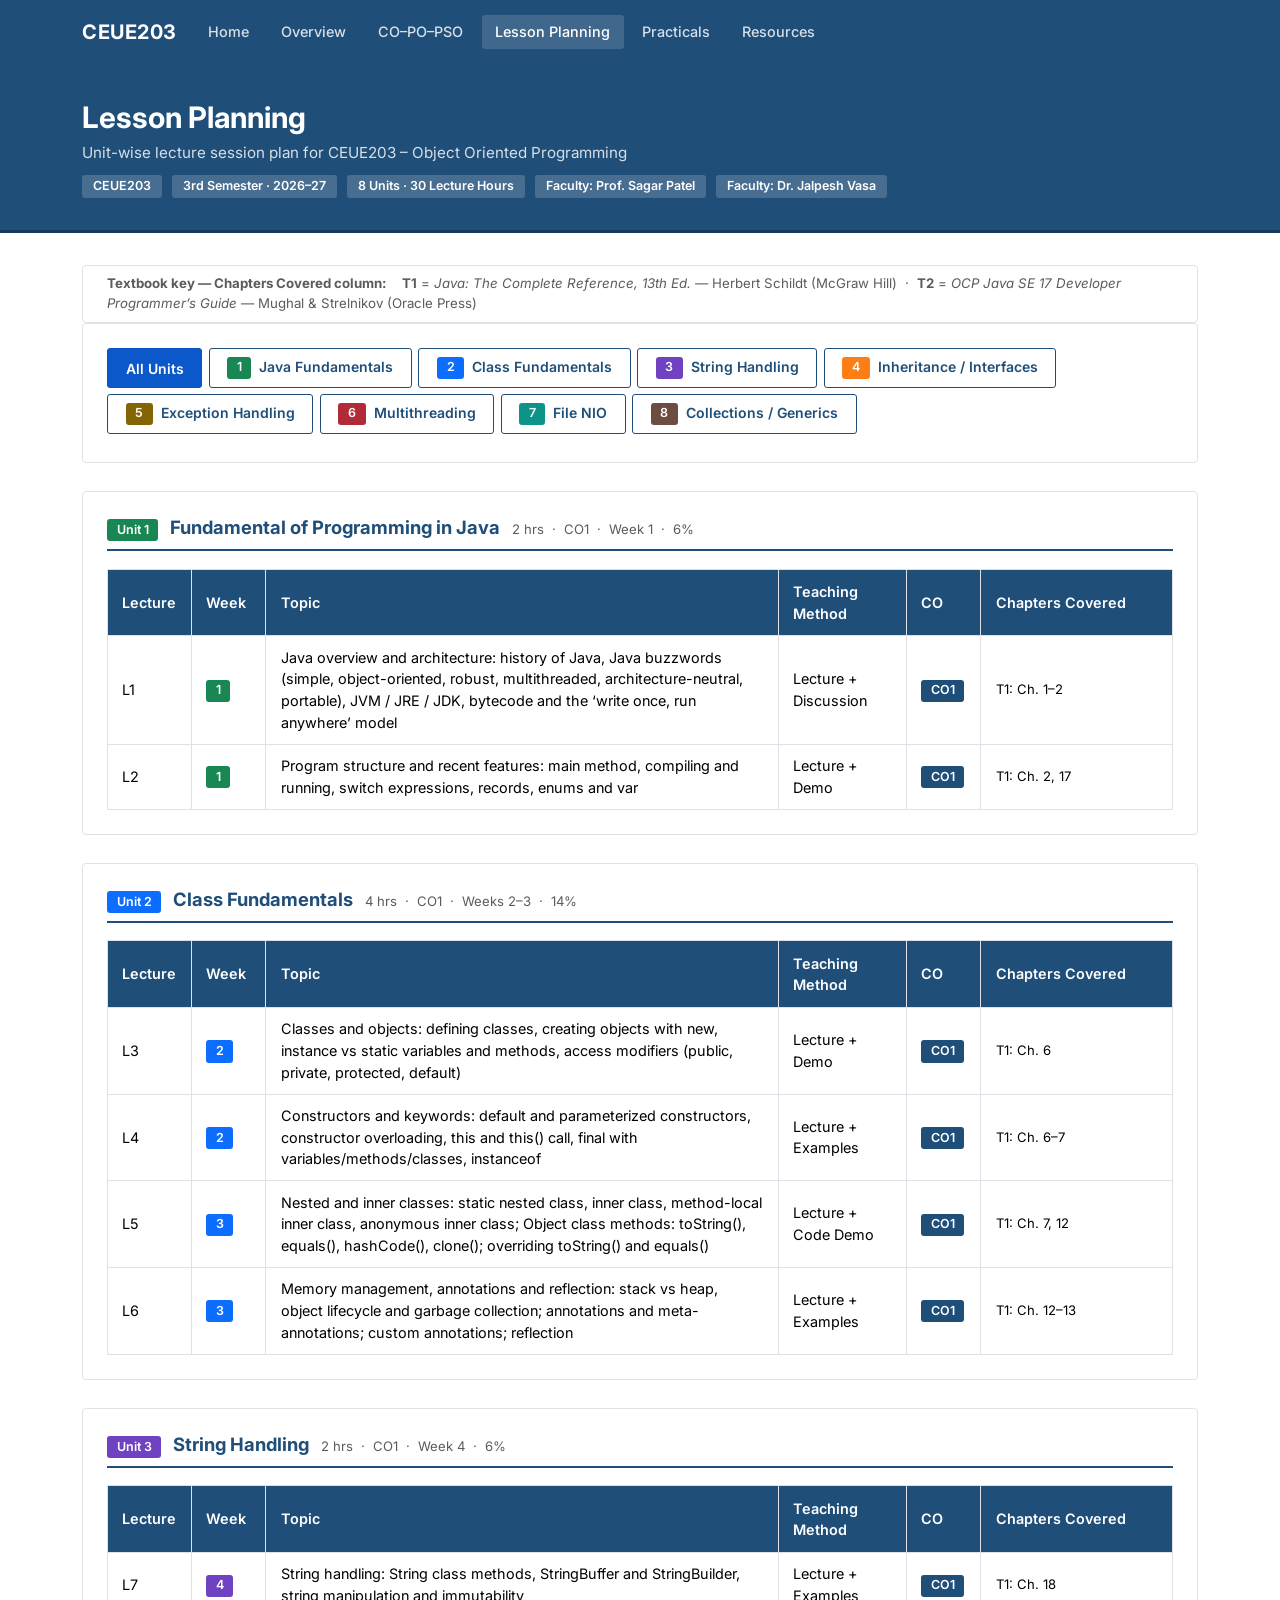
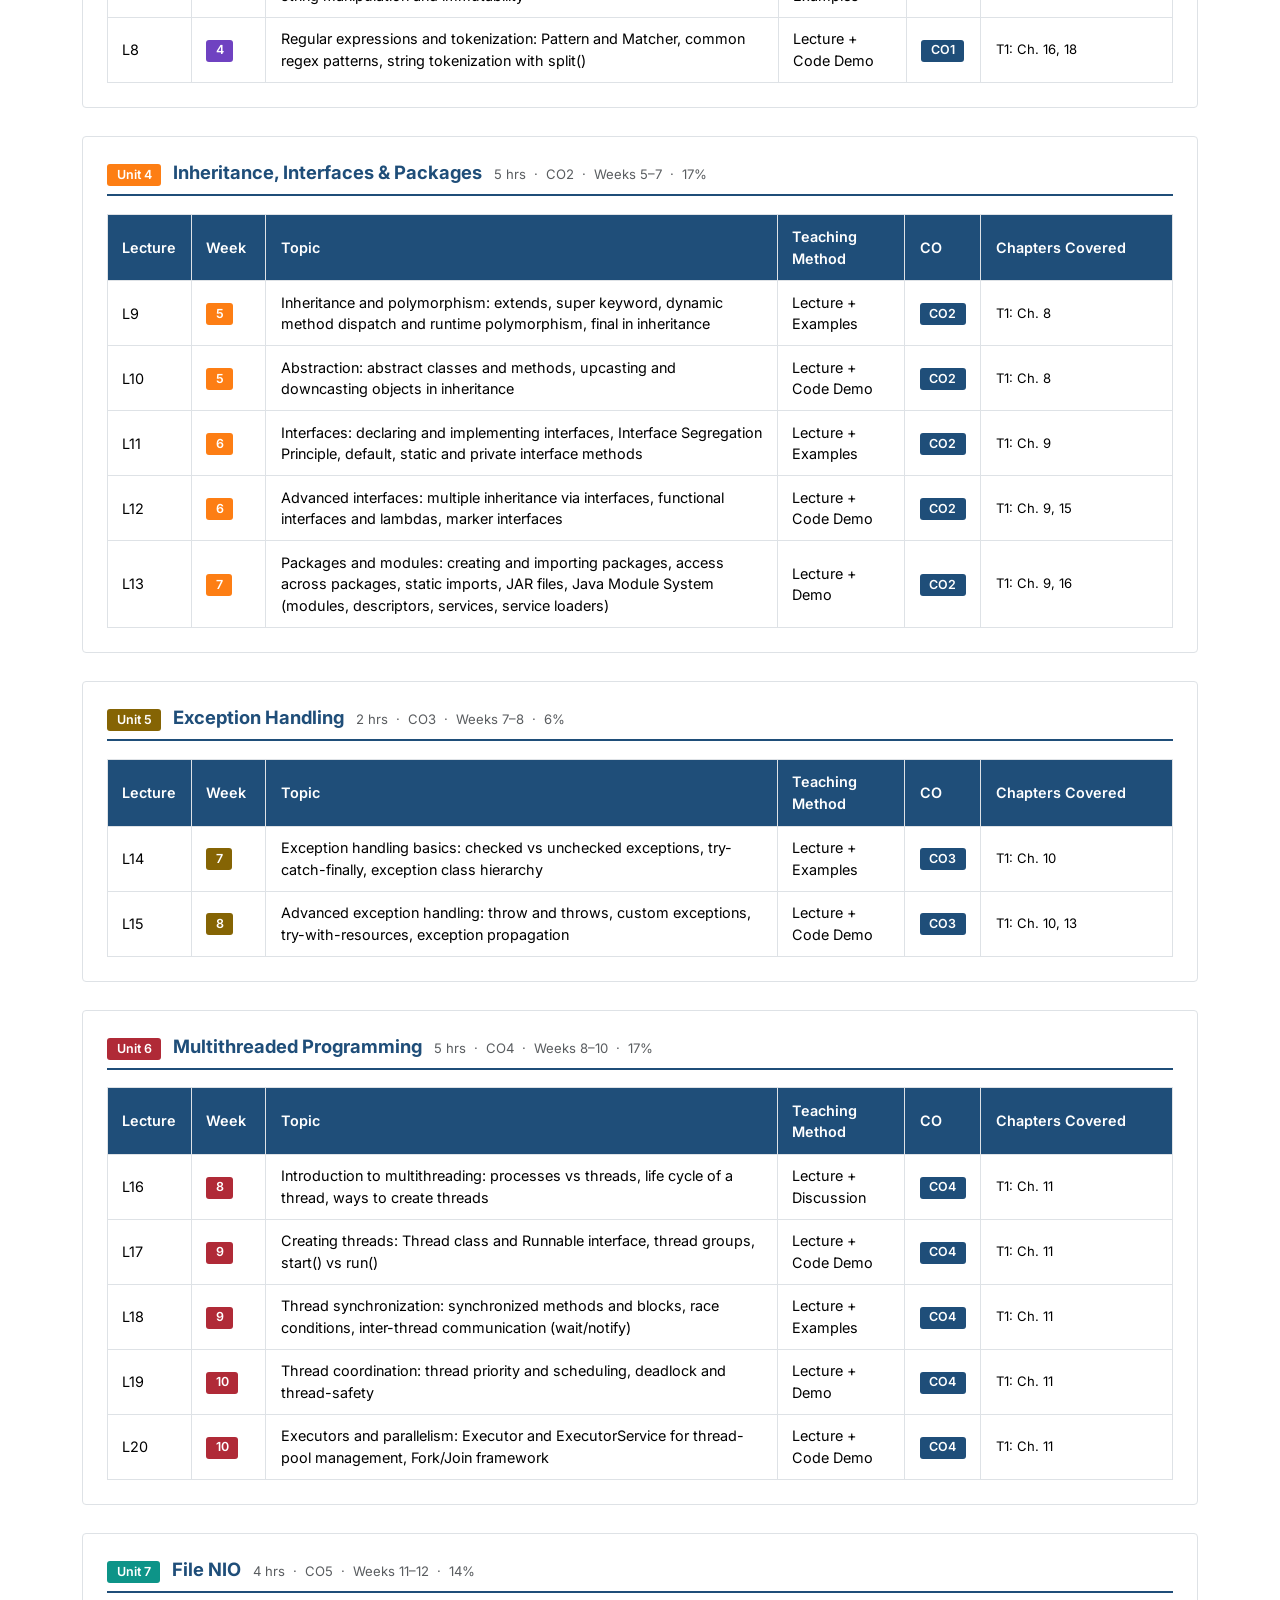
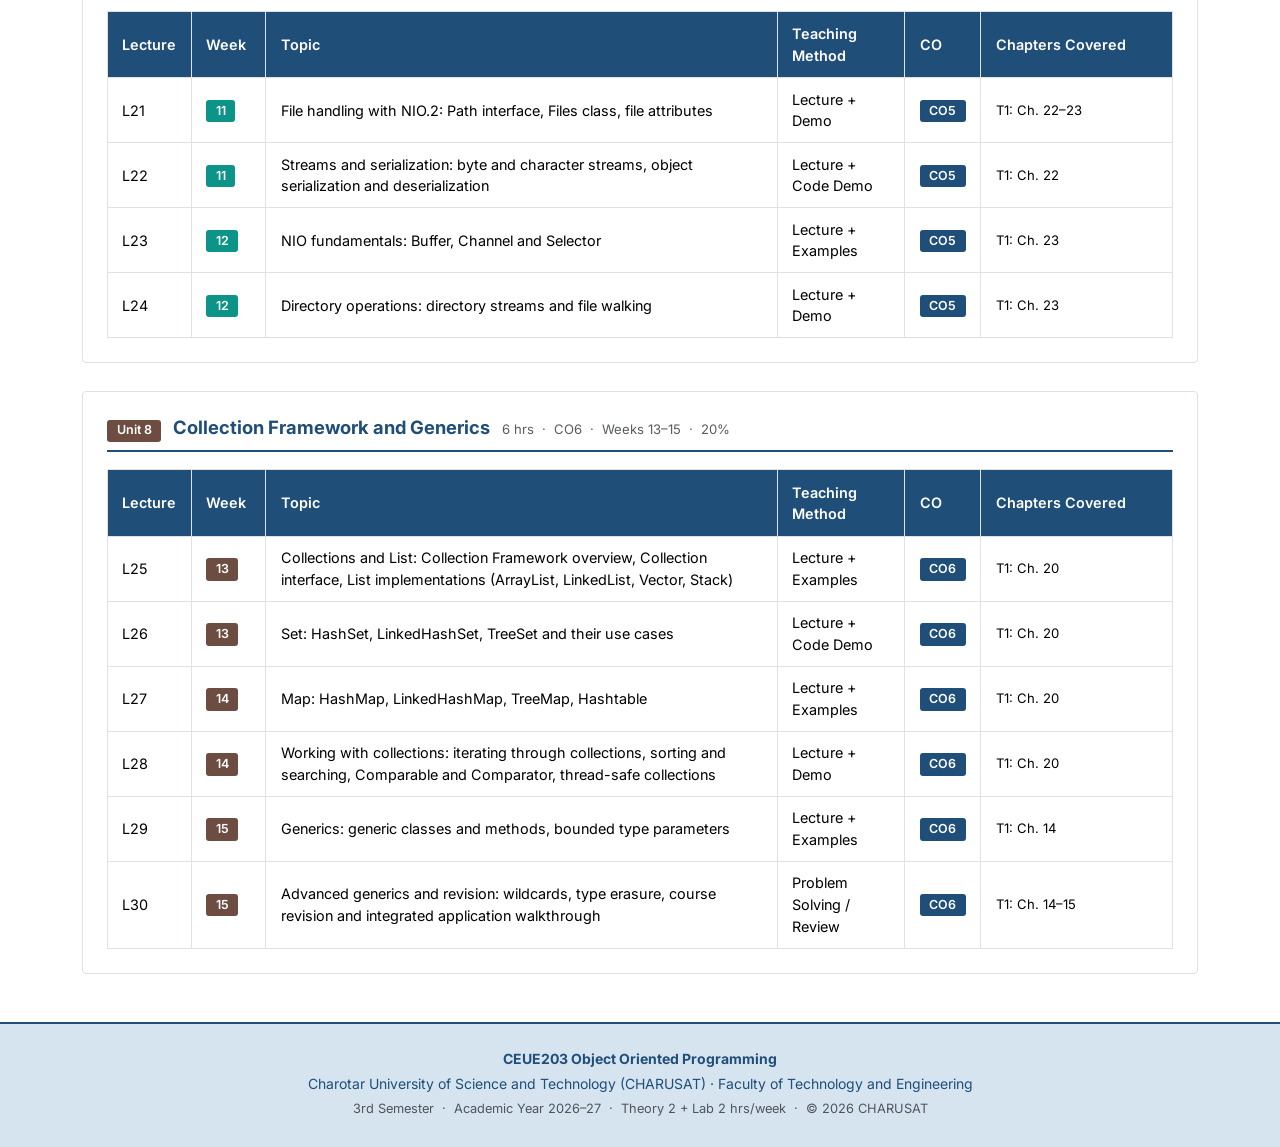
<file: lesson-planning.html>
<!DOCTYPE html>
<html lang="en">
<head>
  <meta charset="UTF-8">
  <meta name="viewport" content="width=device-width, initial-scale=1.0">
  <title>Lesson Planning · CEUE203</title>
  <link href="https://cdn.jsdelivr.net/npm/bootstrap@5.3.2/dist/css/bootstrap.min.css" rel="stylesheet">
  <link rel="stylesheet" href="https://cdn.jsdelivr.net/npm/bootstrap-icons@1.11.1/font/bootstrap-icons.css">
  <link rel="stylesheet" href="style.css">
</head>
<body>

<!-- ── Navbar ─────────────────────────────────────────────────────────────── -->
<nav class="navbar navbar-expand-lg navbar-dark">
  <div class="container">
    <a class="navbar-brand" href="index.html">CEUE203</a>
    <button class="navbar-toggler" type="button" data-bs-toggle="collapse" data-bs-target="#nav">
      <span class="navbar-toggler-icon"></span>
    </button>
    <div class="collapse navbar-collapse" id="nav">
      <ul class="navbar-nav me-auto">
        <li class="nav-item"><a class="nav-link" href="index.html">Home</a></li>
        <li class="nav-item"><a class="nav-link" href="overview.html">Overview</a></li>
        <li class="nav-item"><a class="nav-link" href="co-po-pso.html">CO&ndash;PO&ndash;PSO</a></li>
        <li class="nav-item"><a class="nav-link active" href="lesson-planning.html">Lesson Planning</a></li>
        <li class="nav-item"><a class="nav-link" href="practicals.html">Practicals</a></li>
        <!-- <li class="nav-item"><a class="nav-link" href="assignments.html">Assignments</a></li> -->
        <li class="nav-item"><a class="nav-link" href="resources.html">Resources</a></li>
      </ul>
    </div>
  </div>
</nav>

<!-- ── Page Header ────────────────────────────────────────────────────────── -->
<div class="page-header">
  <div class="container">
    <h1>Lesson Planning</h1>
    <p class="sub">Unit-wise lecture session plan for CEUE203 &ndash; Object Oriented Programming</p>
    <div class="badges">
      <span class="badge">CEUE203</span>
      <span class="badge">3rd Semester · 2026–27</span>
      <span class="badge">8 Units · 30 Lecture Hours</span>
      <span class="badge">Faculty: Prof. Sagar Patel</span>
      <span class="badge">Faculty: Dr. Jalpesh Vasa</span>
    </div>
  </div>
</div>

<!-- ── Main content ───────────────────────────────────────────────────────── -->
<main class="container">

  <!-- Textbook key -->
  <div class="section-block py-2 mb-0">
    <p class="mb-0 text-muted" style="font-size:0.83rem;">
      <strong>Textbook key &mdash; Chapters Covered column:</strong>
      &nbsp;&nbsp;
      <strong>T1</strong> = <em>Java: The Complete Reference, 13th Ed.</em> &mdash; Herbert Schildt (McGraw Hill)
      &nbsp;&middot;&nbsp;
      <strong>T2</strong> = <em>OCP Java SE 17 Developer Programmer&rsquo;s Guide</em> &mdash; Mughal &amp; Strelnikov (Oracle Press)
    </p>
  </div>

  <!-- Unit filter -->
  <div class="section-block pb-2">
    <div class="filter-bar">
      <button class="btn btn-sm btn-primary active" onclick="filterUnit('all', this)">All Units</button>
      <button class="btn btn-sm btn-outline-primary" onclick="filterUnit('unit-1', this)">
        <span class="badge unit-1 me-1">1</span> Java Fundamentals
      </button>
      <button class="btn btn-sm btn-outline-primary" onclick="filterUnit('unit-2', this)">
        <span class="badge unit-2 me-1">2</span> Class Fundamentals
      </button>
      <button class="btn btn-sm btn-outline-primary" onclick="filterUnit('unit-3', this)">
        <span class="badge unit-3 me-1">3</span> String Handling
      </button>
      <button class="btn btn-sm btn-outline-primary" onclick="filterUnit('unit-4', this)">
        <span class="badge unit-4 me-1">4</span> Inheritance / Interfaces
      </button>
      <button class="btn btn-sm btn-outline-primary" onclick="filterUnit('unit-5', this)">
        <span class="badge unit-5 me-1">5</span> Exception Handling
      </button>
      <button class="btn btn-sm btn-outline-primary" onclick="filterUnit('unit-6', this)">
        <span class="badge unit-6 me-1">6</span> Multithreading
      </button>
      <button class="btn btn-sm btn-outline-primary" onclick="filterUnit('unit-7', this)">
        <span class="badge unit-7 me-1">7</span> File NIO
      </button>
      <button class="btn btn-sm btn-outline-primary" onclick="filterUnit('unit-8', this)">
        <span class="badge unit-8 me-1">8</span> Collections / Generics
      </button>
    </div>
  </div>

  <!-- ── Unit 1 ────────────────────────────────────────────────────────── -->
  <div class="section-block lesson-unit unit-1-block" id="unit1">
    <h2>
      <span class="badge unit-1 me-2">Unit 1</span>
      Fundamental of Programming in Java
      <small class="text-muted fw-normal ms-2" style="font-size:0.82rem;">2 hrs &nbsp;·&nbsp; CO1 &nbsp;·&nbsp; Week 1 &nbsp;·&nbsp; 6%</small>
    </h2>
    <div class="table-responsive">
      <table class="table table-bordered table-sm align-middle">
        <thead class="table-light">
          <tr>
            <th style="width:6%">Lecture</th>
            <th style="width:7%">Week</th>
            <th>Topic</th>
            <th style="width:12%">Teaching Method</th>
            <th style="width:7%">CO</th>
            <th style="width:18%">Chapters Covered</th>
          </tr>
        </thead>
        <tbody>
          <tr>
            <td>L1</td>
            <td><span class="badge unit-1">1</span></td>
            <td>Java overview and architecture: history of Java, Java buzzwords (simple, object-oriented, robust, multithreaded, architecture-neutral, portable), JVM / JRE / JDK, bytecode and the &lsquo;write once, run anywhere&rsquo; model</td>
            <td>Lecture + Discussion</td>
            <td><span class="badge badge-co">CO1</span></td>
            <td style="font-size:0.82rem;">T1: Ch. 1&ndash;2</td>
          </tr>
          <tr>
            <td>L2</td>
            <td><span class="badge unit-1">1</span></td>
            <td>Program structure and recent features: main method, compiling and running, switch expressions, records, enums and var</td>
            <td>Lecture + Demo</td>
            <td><span class="badge badge-co">CO1</span></td>
            <td style="font-size:0.82rem;">T1: Ch. 2, 17</td>
          </tr>
        </tbody>
      </table>
    </div>
  </div>

  <!-- ── Unit 2 ────────────────────────────────────────────────────────── -->
  <div class="section-block lesson-unit unit-2-block" id="unit2">
    <h2>
      <span class="badge unit-2 me-2">Unit 2</span>
      Class Fundamentals
      <small class="text-muted fw-normal ms-2" style="font-size:0.82rem;">4 hrs &nbsp;·&nbsp; CO1 &nbsp;·&nbsp; Weeks 2–3 &nbsp;·&nbsp; 14%</small>
    </h2>
    <div class="table-responsive">
      <table class="table table-bordered table-sm align-middle">
        <thead class="table-light">
          <tr>
            <th style="width:6%">Lecture</th>
            <th style="width:7%">Week</th>
            <th>Topic</th>
            <th style="width:12%">Teaching Method</th>
            <th style="width:7%">CO</th>
            <th style="width:18%">Chapters Covered</th>
          </tr>
        </thead>
        <tbody>
          <tr>
            <td>L3</td>
            <td><span class="badge unit-2">2</span></td>
            <td>Classes and objects: defining classes, creating objects with new, instance vs static variables and methods, access modifiers (public, private, protected, default)</td>
            <td>Lecture + Demo</td>
            <td><span class="badge badge-co">CO1</span></td>
            <td style="font-size:0.82rem;">T1: Ch. 6</td>
          </tr>
          <tr>
            <td>L4</td>
            <td><span class="badge unit-2">2</span></td>
            <td>Constructors and keywords: default and parameterized constructors, constructor overloading, this and this() call, final with variables/methods/classes, instanceof</td>
            <td>Lecture + Examples</td>
            <td><span class="badge badge-co">CO1</span></td>
            <td style="font-size:0.82rem;">T1: Ch. 6&ndash;7</td>
          </tr>
          <tr>
            <td>L5</td>
            <td><span class="badge unit-2">3</span></td>
            <td>Nested and inner classes: static nested class, inner class, method-local inner class, anonymous inner class; Object class methods: toString(), equals(), hashCode(), clone(); overriding toString() and equals()</td>
            <td>Lecture + Code Demo</td>
            <td><span class="badge badge-co">CO1</span></td>
            <td style="font-size:0.82rem;">T1: Ch. 7, 12</td>
          </tr>
          <tr>
            <td>L6</td>
            <td><span class="badge unit-2">3</span></td>
            <td>Memory management, annotations and reflection: stack vs heap, object lifecycle and garbage collection; annotations and meta-annotations; custom annotations; reflection</td>
            <td>Lecture + Examples</td>
            <td><span class="badge badge-co">CO1</span></td>
            <td style="font-size:0.82rem;">T1: Ch. 12&ndash;13</td>
          </tr>
        </tbody>
      </table>
    </div>
  </div>

  <!-- ── Unit 3 ────────────────────────────────────────────────────────── -->
  <div class="section-block lesson-unit unit-3-block" id="unit3">
    <h2>
      <span class="badge unit-3 me-2">Unit 3</span>
      String Handling
      <small class="text-muted fw-normal ms-2" style="font-size:0.82rem;">2 hrs &nbsp;·&nbsp; CO1 &nbsp;·&nbsp; Week 4 &nbsp;·&nbsp; 6%</small>
    </h2>
    <div class="table-responsive">
      <table class="table table-bordered table-sm align-middle">
        <thead class="table-light">
          <tr>
            <th style="width:6%">Lecture</th>
            <th style="width:7%">Week</th>
            <th>Topic</th>
            <th style="width:12%">Teaching Method</th>
            <th style="width:7%">CO</th>
            <th style="width:18%">Chapters Covered</th>
          </tr>
        </thead>
        <tbody>
          <tr>
            <td>L7</td>
            <td><span class="badge unit-3">4</span></td>
            <td>String handling: String class methods, StringBuffer and StringBuilder, string manipulation and immutability</td>
            <td>Lecture + Examples</td>
            <td><span class="badge badge-co">CO1</span></td>
            <td style="font-size:0.82rem;">T1: Ch. 18</td>
          </tr>
          <tr>
            <td>L8</td>
            <td><span class="badge unit-3">4</span></td>
            <td>Regular expressions and tokenization: Pattern and Matcher, common regex patterns, string tokenization with split()</td>
            <td>Lecture + Code Demo</td>
            <td><span class="badge badge-co">CO1</span></td>
            <td style="font-size:0.82rem;">T1: Ch. 16, 18</td>
          </tr>
        </tbody>
      </table>
    </div>
  </div>

  <!-- ── Unit 4 ────────────────────────────────────────────────────────── -->
  <div class="section-block lesson-unit unit-4-block" id="unit4">
    <h2>
      <span class="badge unit-4 me-2">Unit 4</span>
      Inheritance, Interfaces &amp; Packages
      <small class="text-muted fw-normal ms-2" style="font-size:0.82rem;">5 hrs &nbsp;·&nbsp; CO2 &nbsp;·&nbsp; Weeks 5–7 &nbsp;·&nbsp; 17%</small>
    </h2>
    <div class="table-responsive">
      <table class="table table-bordered table-sm align-middle">
        <thead class="table-light">
          <tr>
            <th style="width:6%">Lecture</th>
            <th style="width:7%">Week</th>
            <th>Topic</th>
            <th style="width:12%">Teaching Method</th>
            <th style="width:7%">CO</th>
            <th style="width:18%">Chapters Covered</th>
          </tr>
        </thead>
        <tbody>
          <tr>
            <td>L9</td>
            <td><span class="badge unit-4">5</span></td>
            <td>Inheritance and polymorphism: extends, super keyword, dynamic method dispatch and runtime polymorphism, final in inheritance</td>
            <td>Lecture + Examples</td>
            <td><span class="badge badge-co">CO2</span></td>
            <td style="font-size:0.82rem;">T1: Ch. 8</td>
          </tr>
          <tr>
            <td>L10</td>
            <td><span class="badge unit-4">5</span></td>
            <td>Abstraction: abstract classes and methods, upcasting and downcasting objects in inheritance</td>
            <td>Lecture + Code Demo</td>
            <td><span class="badge badge-co">CO2</span></td>
            <td style="font-size:0.82rem;">T1: Ch. 8</td>
          </tr>
          <tr>
            <td>L11</td>
            <td><span class="badge unit-4">6</span></td>
            <td>Interfaces: declaring and implementing interfaces, Interface Segregation Principle, default, static and private interface methods</td>
            <td>Lecture + Examples</td>
            <td><span class="badge badge-co">CO2</span></td>
            <td style="font-size:0.82rem;">T1: Ch. 9</td>
          </tr>
          <tr>
            <td>L12</td>
            <td><span class="badge unit-4">6</span></td>
            <td>Advanced interfaces: multiple inheritance via interfaces, functional interfaces and lambdas, marker interfaces</td>
            <td>Lecture + Code Demo</td>
            <td><span class="badge badge-co">CO2</span></td>
            <td style="font-size:0.82rem;">T1: Ch. 9, 15</td>
          </tr>
          <tr>
            <td>L13</td>
            <td><span class="badge unit-4">7</span></td>
            <td>Packages and modules: creating and importing packages, access across packages, static imports, JAR files, Java Module System (modules, descriptors, services, service loaders)</td>
            <td>Lecture + Demo</td>
            <td><span class="badge badge-co">CO2</span></td>
            <td style="font-size:0.82rem;">T1: Ch. 9, 16</td>
          </tr>
        </tbody>
      </table>
    </div>
  </div>

  <!-- ── Unit 5 ────────────────────────────────────────────────────────── -->
  <div class="section-block lesson-unit unit-5-block" id="unit5">
    <h2>
      <span class="badge unit-5 me-2">Unit 5</span>
      Exception Handling
      <small class="text-muted fw-normal ms-2" style="font-size:0.82rem;">2 hrs &nbsp;·&nbsp; CO3 &nbsp;·&nbsp; Weeks 7–8 &nbsp;·&nbsp; 6%</small>
    </h2>
    <div class="table-responsive">
      <table class="table table-bordered table-sm align-middle">
        <thead class="table-light">
          <tr>
            <th style="width:6%">Lecture</th>
            <th style="width:7%">Week</th>
            <th>Topic</th>
            <th style="width:12%">Teaching Method</th>
            <th style="width:7%">CO</th>
            <th style="width:18%">Chapters Covered</th>
          </tr>
        </thead>
        <tbody>
          <tr>
            <td>L14</td>
            <td><span class="badge unit-5">7</span></td>
            <td>Exception handling basics: checked vs unchecked exceptions, try-catch-finally, exception class hierarchy</td>
            <td>Lecture + Examples</td>
            <td><span class="badge badge-co">CO3</span></td>
            <td style="font-size:0.82rem;">T1: Ch. 10</td>
          </tr>
          <tr>
            <td>L15</td>
            <td><span class="badge unit-5">8</span></td>
            <td>Advanced exception handling: throw and throws, custom exceptions, try-with-resources, exception propagation</td>
            <td>Lecture + Code Demo</td>
            <td><span class="badge badge-co">CO3</span></td>
            <td style="font-size:0.82rem;">T1: Ch. 10, 13</td>
          </tr>
        </tbody>
      </table>
    </div>
  </div>

  <!-- ── Unit 6 ────────────────────────────────────────────────────────── -->
  <div class="section-block lesson-unit unit-6-block" id="unit6">
    <h2>
      <span class="badge unit-6 me-2">Unit 6</span>
      Multithreaded Programming
      <small class="text-muted fw-normal ms-2" style="font-size:0.82rem;">5 hrs &nbsp;·&nbsp; CO4 &nbsp;·&nbsp; Weeks 8–10 &nbsp;·&nbsp; 17%</small>
    </h2>
    <div class="table-responsive">
      <table class="table table-bordered table-sm align-middle">
        <thead class="table-light">
          <tr>
            <th style="width:6%">Lecture</th>
            <th style="width:7%">Week</th>
            <th>Topic</th>
            <th style="width:12%">Teaching Method</th>
            <th style="width:7%">CO</th>
            <th style="width:18%">Chapters Covered</th>
          </tr>
        </thead>
        <tbody>
          <tr>
            <td>L16</td>
            <td><span class="badge unit-6">8</span></td>
            <td>Introduction to multithreading: processes vs threads, life cycle of a thread, ways to create threads</td>
            <td>Lecture + Discussion</td>
            <td><span class="badge badge-co">CO4</span></td>
            <td style="font-size:0.82rem;">T1: Ch. 11</td>
          </tr>
          <tr>
            <td>L17</td>
            <td><span class="badge unit-6">9</span></td>
            <td>Creating threads: Thread class and Runnable interface, thread groups, start() vs run()</td>
            <td>Lecture + Code Demo</td>
            <td><span class="badge badge-co">CO4</span></td>
            <td style="font-size:0.82rem;">T1: Ch. 11</td>
          </tr>
          <tr>
            <td>L18</td>
            <td><span class="badge unit-6">9</span></td>
            <td>Thread synchronization: synchronized methods and blocks, race conditions, inter-thread communication (wait/notify)</td>
            <td>Lecture + Examples</td>
            <td><span class="badge badge-co">CO4</span></td>
            <td style="font-size:0.82rem;">T1: Ch. 11</td>
          </tr>
          <tr>
            <td>L19</td>
            <td><span class="badge unit-6">10</span></td>
            <td>Thread coordination: thread priority and scheduling, deadlock and thread-safety</td>
            <td>Lecture + Demo</td>
            <td><span class="badge badge-co">CO4</span></td>
            <td style="font-size:0.82rem;">T1: Ch. 11</td>
          </tr>
          <tr>
            <td>L20</td>
            <td><span class="badge unit-6">10</span></td>
            <td>Executors and parallelism: Executor and ExecutorService for thread-pool management, Fork/Join framework</td>
            <td>Lecture + Code Demo</td>
            <td><span class="badge badge-co">CO4</span></td>
            <td style="font-size:0.82rem;">T1: Ch. 11</td>
          </tr>
        </tbody>
      </table>
    </div>
  </div>

  <!-- ── Unit 7 ────────────────────────────────────────────────────────── -->
  <div class="section-block lesson-unit unit-7-block" id="unit7">
    <h2>
      <span class="badge unit-7 me-2">Unit 7</span>
      File NIO
      <small class="text-muted fw-normal ms-2" style="font-size:0.82rem;">4 hrs &nbsp;·&nbsp; CO5 &nbsp;·&nbsp; Weeks 11–12 &nbsp;·&nbsp; 14%</small>
    </h2>
    <div class="table-responsive">
      <table class="table table-bordered table-sm align-middle">
        <thead class="table-light">
          <tr>
            <th style="width:6%">Lecture</th>
            <th style="width:7%">Week</th>
            <th>Topic</th>
            <th style="width:12%">Teaching Method</th>
            <th style="width:7%">CO</th>
            <th style="width:18%">Chapters Covered</th>
          </tr>
        </thead>
        <tbody>
          <tr>
            <td>L21</td>
            <td><span class="badge unit-7">11</span></td>
            <td>File handling with NIO.2: Path interface, Files class, file attributes</td>
            <td>Lecture + Demo</td>
            <td><span class="badge badge-co">CO5</span></td>
            <td style="font-size:0.82rem;">T1: Ch. 22&ndash;23</td>
          </tr>
          <tr>
            <td>L22</td>
            <td><span class="badge unit-7">11</span></td>
            <td>Streams and serialization: byte and character streams, object serialization and deserialization</td>
            <td>Lecture + Code Demo</td>
            <td><span class="badge badge-co">CO5</span></td>
            <td style="font-size:0.82rem;">T1: Ch. 22</td>
          </tr>
          <tr>
            <td>L23</td>
            <td><span class="badge unit-7">12</span></td>
            <td>NIO fundamentals: Buffer, Channel and Selector</td>
            <td>Lecture + Examples</td>
            <td><span class="badge badge-co">CO5</span></td>
            <td style="font-size:0.82rem;">T1: Ch. 23</td>
          </tr>
          <tr>
            <td>L24</td>
            <td><span class="badge unit-7">12</span></td>
            <td>Directory operations: directory streams and file walking</td>
            <td>Lecture + Demo</td>
            <td><span class="badge badge-co">CO5</span></td>
            <td style="font-size:0.82rem;">T1: Ch. 23</td>
          </tr>
        </tbody>
      </table>
    </div>
  </div>

  <!-- ── Unit 8 ────────────────────────────────────────────────────────── -->
  <div class="section-block lesson-unit unit-8-block" id="unit8">
    <h2>
      <span class="badge unit-8 me-2">Unit 8</span>
      Collection Framework and Generics
      <small class="text-muted fw-normal ms-2" style="font-size:0.82rem;">6 hrs &nbsp;·&nbsp; CO6 &nbsp;·&nbsp; Weeks 13–15 &nbsp;·&nbsp; 20%</small>
    </h2>
    <div class="table-responsive">
      <table class="table table-bordered table-sm align-middle">
        <thead class="table-light">
          <tr>
            <th style="width:6%">Lecture</th>
            <th style="width:7%">Week</th>
            <th>Topic</th>
            <th style="width:12%">Teaching Method</th>
            <th style="width:7%">CO</th>
            <th style="width:18%">Chapters Covered</th>
          </tr>
        </thead>
        <tbody>
          <tr>
            <td>L25</td>
            <td><span class="badge unit-8">13</span></td>
            <td>Collections and List: Collection Framework overview, Collection interface, List implementations (ArrayList, LinkedList, Vector, Stack)</td>
            <td>Lecture + Examples</td>
            <td><span class="badge badge-co">CO6</span></td>
            <td style="font-size:0.82rem;">T1: Ch. 20</td>
          </tr>
          <tr>
            <td>L26</td>
            <td><span class="badge unit-8">13</span></td>
            <td>Set: HashSet, LinkedHashSet, TreeSet and their use cases</td>
            <td>Lecture + Code Demo</td>
            <td><span class="badge badge-co">CO6</span></td>
            <td style="font-size:0.82rem;">T1: Ch. 20</td>
          </tr>
          <tr>
            <td>L27</td>
            <td><span class="badge unit-8">14</span></td>
            <td>Map: HashMap, LinkedHashMap, TreeMap, Hashtable</td>
            <td>Lecture + Examples</td>
            <td><span class="badge badge-co">CO6</span></td>
            <td style="font-size:0.82rem;">T1: Ch. 20</td>
          </tr>
          <tr>
            <td>L28</td>
            <td><span class="badge unit-8">14</span></td>
            <td>Working with collections: iterating through collections, sorting and searching, Comparable and Comparator, thread-safe collections</td>
            <td>Lecture + Demo</td>
            <td><span class="badge badge-co">CO6</span></td>
            <td style="font-size:0.82rem;">T1: Ch. 20</td>
          </tr>
          <tr>
            <td>L29</td>
            <td><span class="badge unit-8">15</span></td>
            <td>Generics: generic classes and methods, bounded type parameters</td>
            <td>Lecture + Examples</td>
            <td><span class="badge badge-co">CO6</span></td>
            <td style="font-size:0.82rem;">T1: Ch. 14</td>
          </tr>
          <tr>
            <td>L30</td>
            <td><span class="badge unit-8">15</span></td>
            <td>Advanced generics and revision: wildcards, type erasure, course revision and integrated application walkthrough</td>
            <td>Problem Solving / Review</td>
            <td><span class="badge badge-co">CO6</span></td>
            <td style="font-size:0.82rem;">T1: Ch. 14&ndash;15</td>
          </tr>
        </tbody>
      </table>
    </div>
  </div>

</main>

<!-- ── Footer ─────────────────────────────────────────────────────────────── -->
<footer class="site-footer">
  <div class="container">
    <p><strong>CEUE203 Object Oriented Programming</strong></p>
    <p>Charotar University of Science and Technology (CHARUSAT) &middot; Faculty of Technology and Engineering</p>
    <p class="text-muted">3rd Semester &nbsp;&middot;&nbsp; Academic Year 2026&ndash;27 &nbsp;&middot;&nbsp; Theory 2 + Lab 2 hrs/week &nbsp;&middot;&nbsp; &copy; 2026 CHARUSAT</p>
  </div>
</footer>

<script src="https://cdn.jsdelivr.net/npm/bootstrap@5.3.2/dist/js/bootstrap.bundle.min.js"></script>
<script src="main.js"></script>
<script>
  function filterUnit(unit, btn) {
    // Update active button
    document.querySelectorAll('.filter-bar .btn').forEach(b => {
      b.classList.remove('btn-primary', 'active');
      b.classList.add('btn-outline-primary');
    });
    btn.classList.remove('btn-outline-primary');
    btn.classList.add('btn-primary', 'active');

    // Show/hide units
    document.querySelectorAll('.lesson-unit').forEach(el => {
      if (unit === 'all') {
        el.style.display = '';
      } else {
        el.style.display = el.classList.contains(unit + '-block') ? '' : 'none';
      }
    });
  }
</script>
</body>
</html>
</file>
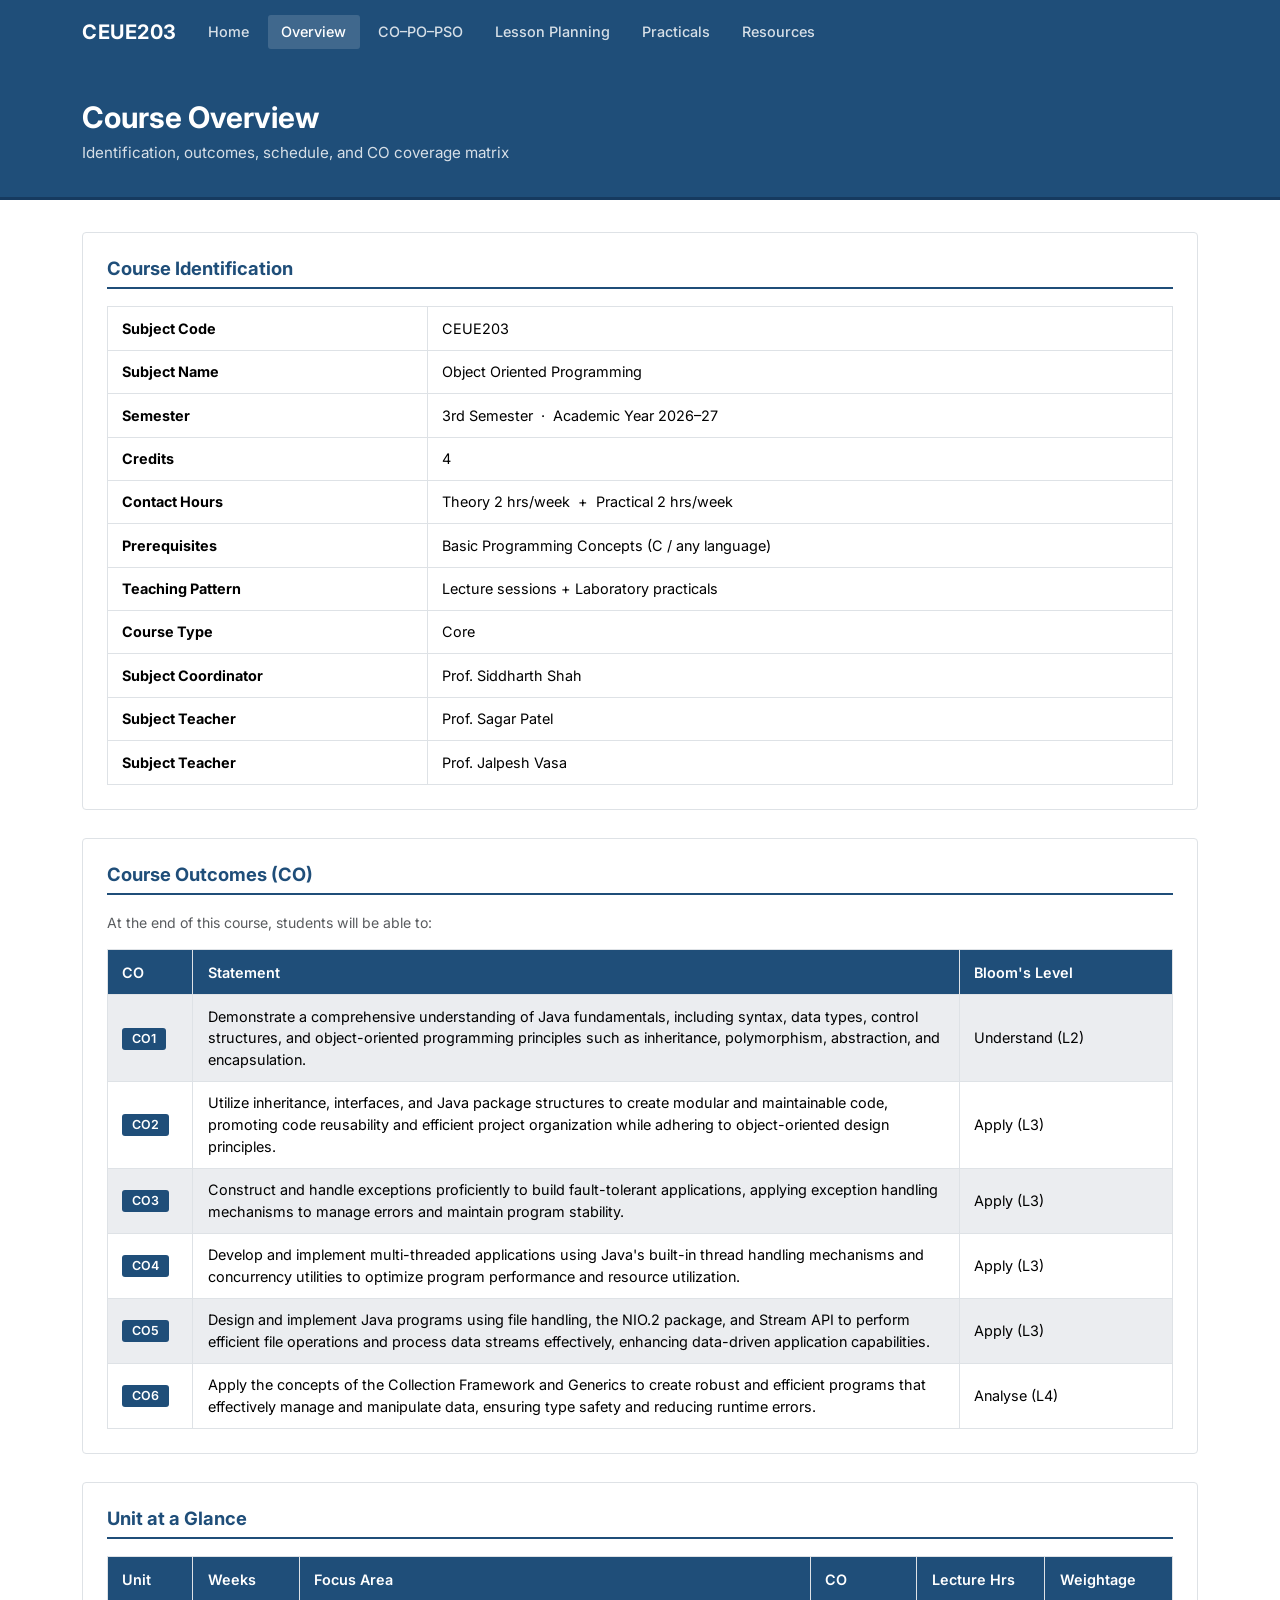
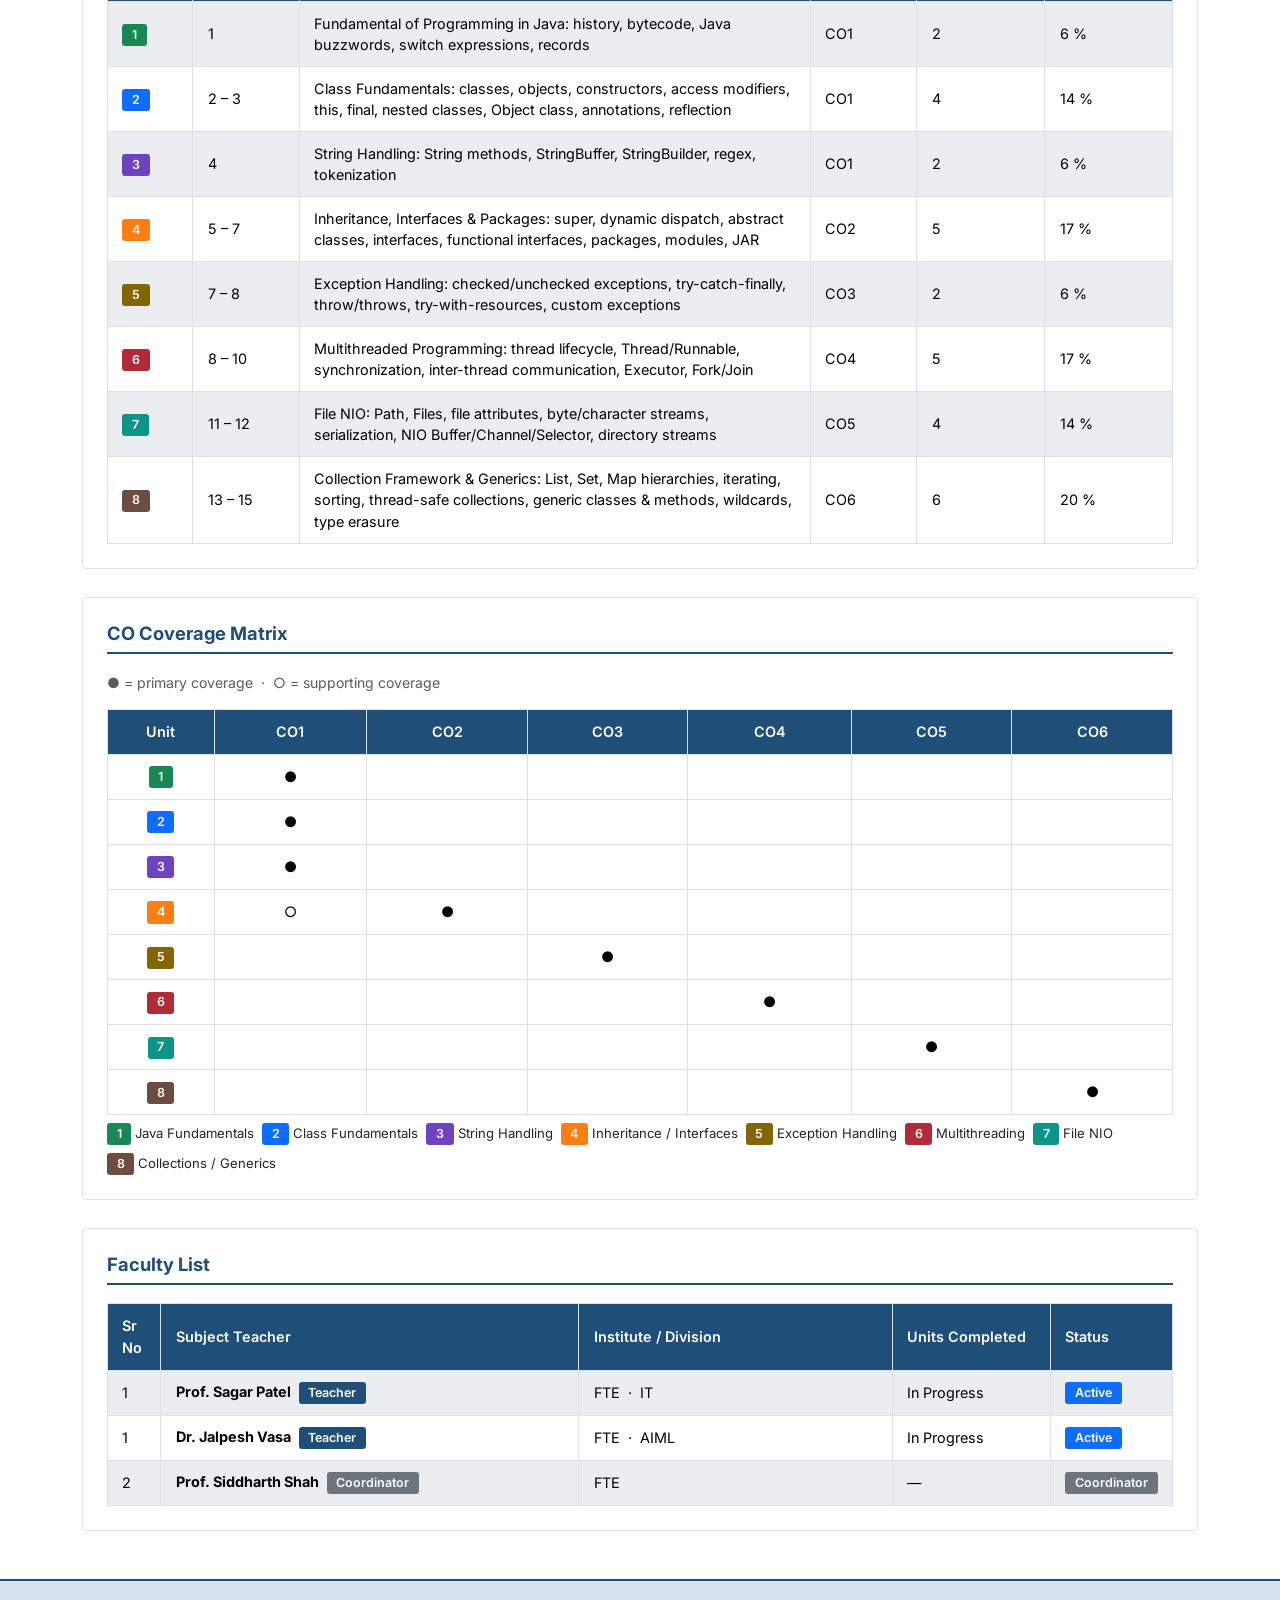
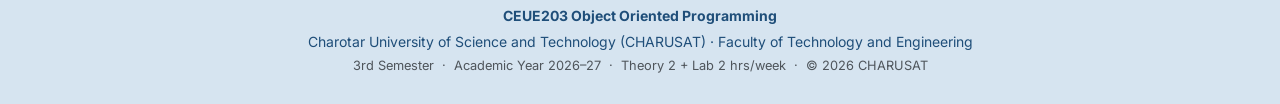
<file: overview.html>
<!DOCTYPE html>
<html lang="en">
<head>
  <meta charset="UTF-8">
  <meta name="viewport" content="width=device-width, initial-scale=1.0">
  <title>Course Overview · CEUE203</title>
  <link href="https://cdn.jsdelivr.net/npm/bootstrap@5.3.2/dist/css/bootstrap.min.css" rel="stylesheet">
  <link rel="stylesheet" href="https://cdn.jsdelivr.net/npm/bootstrap-icons@1.11.1/font/bootstrap-icons.css">
  <link rel="stylesheet" href="style.css">
</head>
<body>

<!-- ── Navbar ─────────────────────────────────────────────────────────────── -->
<nav class="navbar navbar-expand-lg navbar-dark">
  <div class="container">
    <a class="navbar-brand" href="index.html">CEUE203</a>
    <button class="navbar-toggler" type="button" data-bs-toggle="collapse" data-bs-target="#nav">
      <span class="navbar-toggler-icon"></span>
    </button>
    <div class="collapse navbar-collapse" id="nav">
      <ul class="navbar-nav me-auto">
        <li class="nav-item"><a class="nav-link" href="index.html">Home</a></li>
        <li class="nav-item"><a class="nav-link active" href="overview.html">Overview</a></li>
        <li class="nav-item"><a class="nav-link" href="co-po-pso.html">CO&ndash;PO&ndash;PSO</a></li>
        <li class="nav-item"><a class="nav-link" href="lesson-planning.html">Lesson Planning</a></li>
        <li class="nav-item"><a class="nav-link" href="practicals.html">Practicals</a></li>
        <!-- <li class="nav-item"><a class="nav-link" href="assignments.html">Assignments</a></li> -->
        <li class="nav-item"><a class="nav-link" href="resources.html">Resources</a></li>
      </ul>
    </div>
  </div>
</nav>

<!-- ── Page Header ────────────────────────────────────────────────────────── -->
<div class="page-header">
  <div class="container">
    <h1>Course Overview</h1>
    <p class="sub">Identification, outcomes, schedule, and CO coverage matrix</p>
  </div>
</div>

<!-- ── Main content ───────────────────────────────────────────────────────── -->
<main class="container">

  <!-- 1. Course Identification -->
  <div class="section-block">
    <h2>Course Identification</h2>
    <div class="table-responsive">
      <table class="table table-bordered table-sm">
        <tbody>
          <tr><th style="width:30%">Subject Code</th><td>CEUE203</td></tr>
          <tr><th>Subject Name</th><td>Object Oriented Programming</td></tr>
          <tr><th>Semester</th><td>3rd Semester &nbsp;&middot;&nbsp; Academic Year 2026–27</td></tr>
          <tr><th>Credits</th><td>4</td></tr>
          <tr><th>Contact Hours</th><td>Theory 2 hrs/week &nbsp;+&nbsp; Practical 2 hrs/week</td></tr>
          <tr><th>Prerequisites</th><td>Basic Programming Concepts (C / any language)</td></tr>
          <tr><th>Teaching Pattern</th><td>Lecture sessions + Laboratory practicals</td></tr>
          <tr><th>Course Type</th><td>Core</td></tr>
          <tr><th>Subject Coordinator</th><td>Prof. Siddharth Shah</td></tr>
          <tr><th>Subject Teacher</th><td>Prof. Sagar Patel</td></tr>
          <tr><th>Subject Teacher</th><td>Prof. Jalpesh Vasa</td></tr>
        </tbody>
      </table>
    </div>
  </div>

  <!-- 2. Course Outcomes -->
  <div class="section-block">
    <h2>Course Outcomes (CO)</h2>
    <p class="mb-3 text-muted" style="font-size:0.88rem;">
      At the end of this course, students will be able to:
    </p>
    <div class="table-responsive">
      <table class="table table-bordered table-striped table-sm">
        <thead>
          <tr>
            <th style="width:8%">CO</th>
            <th style="width:72%">Statement</th>
            <th style="width:20%">Bloom's Level</th>
          </tr>
        </thead>
        <tbody>
          <tr>
            <td><span class="badge badge-co">CO1</span></td>
            <td>Demonstrate a comprehensive understanding of Java fundamentals, including syntax, data types, control structures, and object-oriented programming principles such as inheritance, polymorphism, abstraction, and encapsulation.</td>
            <td>Understand (L2)</td>
          </tr>
          <tr>
            <td><span class="badge badge-co">CO2</span></td>
            <td>Utilize inheritance, interfaces, and Java package structures to create modular and maintainable code, promoting code reusability and efficient project organization while adhering to object-oriented design principles.</td>
            <td>Apply (L3)</td>
          </tr>
          <tr>
            <td><span class="badge badge-co">CO3</span></td>
            <td>Construct and handle exceptions proficiently to build fault-tolerant applications, applying exception handling mechanisms to manage errors and maintain program stability.</td>
            <td>Apply (L3)</td>
          </tr>
          <tr>
            <td><span class="badge badge-co">CO4</span></td>
            <td>Develop and implement multi-threaded applications using Java's built-in thread handling mechanisms and concurrency utilities to optimize program performance and resource utilization.</td>
            <td>Apply (L3)</td>
          </tr>
          <tr>
            <td><span class="badge badge-co">CO5</span></td>
            <td>Design and implement Java programs using file handling, the NIO.2 package, and Stream API to perform efficient file operations and process data streams effectively, enhancing data-driven application capabilities.</td>
            <td>Apply (L3)</td>
          </tr>
          <tr>
            <td><span class="badge badge-co">CO6</span></td>
            <td>Apply the concepts of the Collection Framework and Generics to create robust and efficient programs that effectively manage and manipulate data, ensuring type safety and reducing runtime errors.</td>
            <td>Analyse (L4)</td>
          </tr>
        </tbody>
      </table>
    </div>
  </div>

  <!-- 3. Unit at a Glance -->
  <div class="section-block">
    <h2>Unit at a Glance</h2>
    <div class="table-responsive">
      <table class="table table-bordered table-striped table-sm">
        <thead>
          <tr>
            <th style="width:8%">Unit</th>
            <th style="width:10%">Weeks</th>
            <th>Focus Area</th>
            <th style="width:10%">CO</th>
            <th style="width:12%">Lecture Hrs</th>
            <th style="width:12%">Weightage</th>
          </tr>
        </thead>
        <tbody>
          <tr>
            <td><span class="badge unit-1">1</span></td>
            <td>1</td>
            <td>Fundamental of Programming in Java: history, bytecode, Java buzzwords, switch expressions, records</td>
            <td>CO1</td>
            <td>2</td>
            <td>6 %</td>
          </tr>
          <tr>
            <td><span class="badge unit-2">2</span></td>
            <td>2 – 3</td>
            <td>Class Fundamentals: classes, objects, constructors, access modifiers, this, final, nested classes, Object class, annotations, reflection</td>
            <td>CO1</td>
            <td>4</td>
            <td>14 %</td>
          </tr>
          <tr>
            <td><span class="badge unit-3">3</span></td>
            <td>4</td>
            <td>String Handling: String methods, StringBuffer, StringBuilder, regex, tokenization</td>
            <td>CO1</td>
            <td>2</td>
            <td>6 %</td>
          </tr>
          <tr>
            <td><span class="badge unit-4">4</span></td>
            <td>5 – 7</td>
            <td>Inheritance, Interfaces &amp; Packages: super, dynamic dispatch, abstract classes, interfaces, functional interfaces, packages, modules, JAR</td>
            <td>CO2</td>
            <td>5</td>
            <td>17 %</td>
          </tr>
          <tr>
            <td><span class="badge unit-5">5</span></td>
            <td>7 – 8</td>
            <td>Exception Handling: checked/unchecked exceptions, try-catch-finally, throw/throws, try-with-resources, custom exceptions</td>
            <td>CO3</td>
            <td>2</td>
            <td>6 %</td>
          </tr>
          <tr>
            <td><span class="badge unit-6">6</span></td>
            <td>8 – 10</td>
            <td>Multithreaded Programming: thread lifecycle, Thread/Runnable, synchronization, inter-thread communication, Executor, Fork/Join</td>
            <td>CO4</td>
            <td>5</td>
            <td>17 %</td>
          </tr>
          <tr>
            <td><span class="badge unit-7">7</span></td>
            <td>11 – 12</td>
            <td>File NIO: Path, Files, file attributes, byte/character streams, serialization, NIO Buffer/Channel/Selector, directory streams</td>
            <td>CO5</td>
            <td>4</td>
            <td>14 %</td>
          </tr>
          <tr>
            <td><span class="badge unit-8">8</span></td>
            <td>13 – 15</td>
            <td>Collection Framework &amp; Generics: List, Set, Map hierarchies, iterating, sorting, thread-safe collections, generic classes &amp; methods, wildcards, type erasure</td>
            <td>CO6</td>
            <td>6</td>
            <td>20 %</td>
          </tr>
        </tbody>
      </table>
    </div>
  </div>

  <!-- 4. CO Coverage Matrix -->
  <div class="section-block">
    <h2>CO Coverage Matrix</h2>
    <p class="mb-3 text-muted" style="font-size:0.88rem;">● = primary coverage &nbsp;&middot;&nbsp; ○ = supporting coverage</p>
    <div class="table-responsive">
      <table class="table table-bordered table-sm text-center align-middle">
        <thead class="table-light">
          <tr>
            <th style="width:10%">Unit</th>
            <th>CO1</th><th>CO2</th><th>CO3</th><th>CO4</th><th>CO5</th><th>CO6</th>
          </tr>
        </thead>
        <tbody>
          <tr><td><span class="badge unit-1">1</span></td><td>●</td><td></td><td></td><td></td><td></td><td></td></tr>
          <tr><td><span class="badge unit-2">2</span></td><td>●</td><td></td><td></td><td></td><td></td><td></td></tr>
          <tr><td><span class="badge unit-3">3</span></td><td>●</td><td></td><td></td><td></td><td></td><td></td></tr>
          <tr><td><span class="badge unit-4">4</span></td><td>○</td><td>●</td><td></td><td></td><td></td><td></td></tr>
          <tr><td><span class="badge unit-5">5</span></td><td></td><td></td><td>●</td><td></td><td></td><td></td></tr>
          <tr><td><span class="badge unit-6">6</span></td><td></td><td></td><td></td><td>●</td><td></td><td></td></tr>
          <tr><td><span class="badge unit-7">7</span></td><td></td><td></td><td></td><td></td><td>●</td><td></td></tr>
          <tr><td><span class="badge unit-8">8</span></td><td></td><td></td><td></td><td></td><td></td><td>●</td></tr>
        </tbody>
      </table>
    </div>
    <div class="d-flex flex-wrap gap-2 mt-2" style="font-size:0.82rem;">
      <span><span class="badge unit-1">1</span> Java Fundamentals</span>
      <span><span class="badge unit-2">2</span> Class Fundamentals</span>
      <span><span class="badge unit-3">3</span> String Handling</span>
      <span><span class="badge unit-4">4</span> Inheritance / Interfaces</span>
      <span><span class="badge unit-5">5</span> Exception Handling</span>
      <span><span class="badge unit-6">6</span> Multithreading</span>
      <span><span class="badge unit-7">7</span> File NIO</span>
      <span><span class="badge unit-8">8</span> Collections / Generics</span>
    </div>
  </div>

  <!-- 5. Faculty List -->
  <div class="section-block">
    <h2>Faculty List</h2>
    <div class="table-responsive">
      <table class="table table-bordered table-striped table-sm">
        <thead>
          <tr>
            <th style="width:5%">Sr No</th>
            <th style="width:40%">Subject Teacher</th>
            <th style="width:30%">Institute / Division</th>
            <th style="width:15%">Units Completed</th>
            <th style="width:10%">Status</th>
          </tr>
        </thead>
        <tbody>
          <tr>
            <td>1</td>
            <td><strong>Prof. Sagar Patel</strong> <span class="badge badge-co ms-1">Teacher</span></td>
            <td>FTE &nbsp;&middot;&nbsp; IT</td>
            <td>In Progress</td>
            <td><span class="badge bg-primary">Active</span></td>
          </tr>
          <tr>
            <td>1</td>
            <td><strong>Dr. Jalpesh Vasa</strong> <span class="badge badge-co ms-1">Teacher</span></td>
            <td>FTE &nbsp;&middot;&nbsp; AIML</td>
            <td>In Progress</td>
            <td><span class="badge bg-primary">Active</span></td>
          </tr>
          <tr>
            <td>2</td>
            <td><strong>Prof. Siddharth Shah</strong> <span class="badge bg-secondary ms-1">Coordinator</span></td>
            <td>FTE</td>
            <td>&mdash;</td>
            <td><span class="badge bg-secondary">Coordinator</span></td>
          </tr>
        </tbody>
      </table>
    </div>
  </div>

  <!-- Faculty-only: Compliance Notes -->
  <div class="faculty-only">
    <div class="section-block">
      <h2>Compliance &amp; Assessment Notes <small class="text-muted">(Faculty only)</small></h2>
      <div class="faculty-note">
        <strong><i class="bi bi-clipboard-check"></i>&nbsp; PO Mapping</strong>
        See the CO&ndash;PO&ndash;PSO Mapping page for full correlation levels and justifications.
      </div>
      <div class="faculty-note mt-2">
        <strong><i class="bi bi-bar-chart"></i>&nbsp; Assessment Pattern</strong>
        <div class="table-responsive mt-2">
          <table class="table table-bordered table-sm mb-0" style="font-size:0.85rem;">
            <thead class="table-light">
              <tr>
                <th>Component</th>
                <th style="width:18%">Marks</th>
                <th style="width:18%">Weightage</th>
              </tr>
            </thead>
            <tbody>
              <tr><td colspan="3" class="table-secondary fw-semibold">Theory</td></tr>
              <tr><td>End Semester Examination (ESE)</td><td>70</td><td>70%</td></tr>
              <tr><td>Continuous Assessment (CA) &mdash; Assignments, Quiz, Viva</td><td>30</td><td>30%</td></tr>
              <tr><td colspan="3" class="table-secondary fw-semibold">Practical</td></tr>
              <tr><td>Term Work (TW) &mdash; Lab record, Practicals (P1&ndash;P13)</td><td>25</td><td>&mdash;</td></tr>
              <tr><td>Practical &amp; Oral (P&amp;O) &mdash; Capstone (P14) + Viva</td><td>25</td><td>&mdash;</td></tr>
            </tbody>
          </table>
        </div>
        <p class="text-muted mt-1 mb-0" style="font-size:0.78rem;">
          <i class="bi bi-info-circle"></i>&nbsp; Verify exact marks/components against the university examination scheme. Practical milestones: Milestone 1 (P8), Milestone 2 (P12), Milestone 3 Final Viva (P14).
        </p>
      </div>
    </div>
  </div>

</main>

<!-- ── Footer ─────────────────────────────────────────────────────────────── -->
<footer class="site-footer">
  <div class="container">
    <p><strong>CEUE203 Object Oriented Programming</strong></p>
    <p>Charotar University of Science and Technology (CHARUSAT) &middot; Faculty of Technology and Engineering</p>
    <p class="text-muted">3rd Semester &nbsp;&middot;&nbsp; Academic Year 2026&ndash;27 &nbsp;&middot;&nbsp; Theory 2 + Lab 2 hrs/week &nbsp;&middot;&nbsp; &copy; 2026 CHARUSAT</p>
  </div>
</footer>

<script src="https://cdn.jsdelivr.net/npm/bootstrap@5.3.2/dist/js/bootstrap.bundle.min.js"></script>
<script src="main.js"></script>
</body>
</html>
</file>
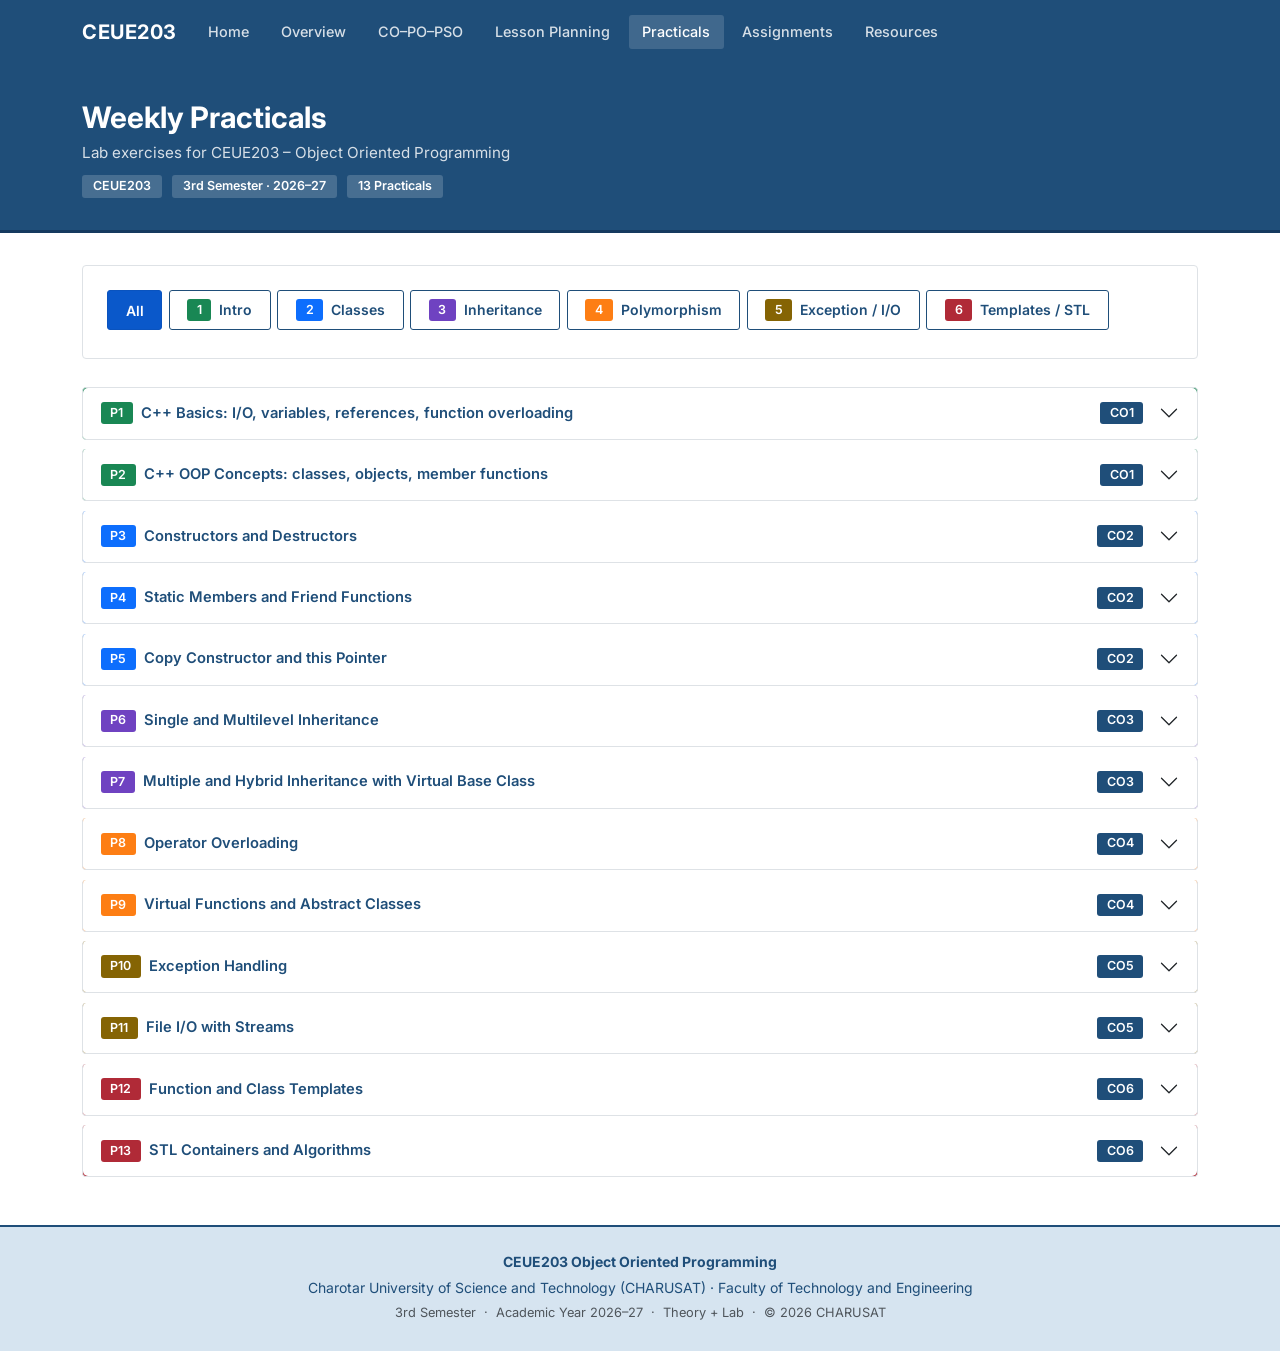
<file: practicals.html>
<!DOCTYPE html>
<html lang="en">
<head>
  <meta charset="UTF-8">
  <meta name="viewport" content="width=device-width, initial-scale=1.0">
  <title>Practicals · CEUE203</title>
  <link href="https://cdn.jsdelivr.net/npm/bootstrap@5.3.2/dist/css/bootstrap.min.css" rel="stylesheet">
  <link rel="stylesheet" href="https://cdn.jsdelivr.net/npm/bootstrap-icons@1.11.1/font/bootstrap-icons.css">
  <link rel="stylesheet" href="style.css">
</head>
<body>

<!-- ── Navbar ─────────────────────────────────────────────────────────────── -->
<nav class="navbar navbar-expand-lg navbar-dark">
  <div class="container">
    <a class="navbar-brand" href="index.html">CEUE203</a>
    <button class="navbar-toggler" type="button" data-bs-toggle="collapse" data-bs-target="#nav">
      <span class="navbar-toggler-icon"></span>
    </button>
    <div class="collapse navbar-collapse" id="nav">
      <ul class="navbar-nav me-auto">
        <li class="nav-item"><a class="nav-link" href="index.html">Home</a></li>
        <li class="nav-item"><a class="nav-link" href="overview.html">Overview</a></li>
        <li class="nav-item"><a class="nav-link" href="co-po-pso.html">CO&ndash;PO&ndash;PSO</a></li>
        <li class="nav-item"><a class="nav-link" href="lesson-planning.html">Lesson Planning</a></li>
        <li class="nav-item"><a class="nav-link active" href="practicals.html">Practicals</a></li>
        <li class="nav-item"><a class="nav-link" href="assignments.html">Assignments</a></li>
        <li class="nav-item"><a class="nav-link" href="resources.html">Resources</a></li>
      </ul>
    </div>
  </div>
</nav>

<!-- ── Page Header ────────────────────────────────────────────────────────── -->
<div class="page-header">
  <div class="container">
    <h1>Weekly Practicals</h1>
    <p class="sub">Lab exercises for CEUE203 &ndash; Object Oriented Programming</p>
    <div class="badges">
      <span class="badge">CEUE203</span>
      <span class="badge">3rd Semester · 2026–27</span>
      <span class="badge">13 Practicals</span>
    </div>
  </div>
</div>

<!-- ── Main content ───────────────────────────────────────────────────────── -->
<main class="container">

  <!-- Filter bar -->
  <div class="section-block pb-2">
    <div class="filter-bar">
      <button class="btn btn-sm btn-primary active" onclick="filterPracticals('all', this)">All</button>
      <button class="btn btn-sm btn-outline-primary" onclick="filterPracticals('unit-1', this)">
        <span class="badge unit-1 me-1">1</span> Intro
      </button>
      <button class="btn btn-sm btn-outline-primary" onclick="filterPracticals('unit-2', this)">
        <span class="badge unit-2 me-1">2</span> Classes
      </button>
      <button class="btn btn-sm btn-outline-primary" onclick="filterPracticals('unit-3', this)">
        <span class="badge unit-3 me-1">3</span> Inheritance
      </button>
      <button class="btn btn-sm btn-outline-primary" onclick="filterPracticals('unit-4', this)">
        <span class="badge unit-4 me-1">4</span> Polymorphism
      </button>
      <button class="btn btn-sm btn-outline-primary" onclick="filterPracticals('unit-5', this)">
        <span class="badge unit-5 me-1">5</span> Exception / I/O
      </button>
      <button class="btn btn-sm btn-outline-primary" onclick="filterPracticals('unit-6', this)">
        <span class="badge unit-6 me-1">6</span> Templates / STL
      </button>
    </div>
  </div>

  <!-- Practicals accordion -->
  <div class="accordion" id="practicalsAccordion">

    <!-- P1 -->
    <div class="accordion-item practical-item unit-1" data-unit="unit-1">
      <h2 class="accordion-header">
        <button class="accordion-button collapsed d-flex align-items-center gap-2" type="button"
                data-bs-toggle="collapse" data-bs-target="#p1">
          <span class="badge unit-1">P1</span>
          <span class="flex-grow-1">C++ Basics: I/O, variables, references, function overloading</span>
          <span class="ms-auto d-flex gap-1 flex-shrink-0 co-badges">
            <span class="badge badge-co">CO1</span>
          </span>
        </button>
      </h2>
      <div id="p1" class="accordion-collapse collapse" data-bs-parent="#practicalsAccordion">
        <div class="accordion-body">
          <div class="row g-3">
            <div class="col-md-8">
              <p class="mb-2"><strong>Objective:</strong> To be added.</p>
              <p class="mb-2"><strong>Tasks:</strong> To be added.</p>
            </div>
            <div class="col-md-4">
              <table class="table table-sm table-bordered mb-0">
                <tr><th>Unit</th><td><span class="badge unit-1">1</span></td></tr>
                <tr><th>CO</th><td>CO1</td></tr>
                <tr><th>Marks</th><td>—</td></tr>
                <tr><th>Handout</th><td><a href="#" class="btn btn-sm btn-outline-primary drive-btn disabled" data-drive-key="P_W1" aria-disabled="true">Download</a></td></tr>
              </table>
            </div>
          </div>
        </div>
      </div>
    </div>

    <!-- P2 -->
    <div class="accordion-item practical-item unit-1" data-unit="unit-1">
      <h2 class="accordion-header">
        <button class="accordion-button collapsed d-flex align-items-center gap-2" type="button"
                data-bs-toggle="collapse" data-bs-target="#p2">
          <span class="badge unit-1">P2</span>
          <span class="flex-grow-1">C++ OOP Concepts: classes, objects, member functions</span>
          <span class="ms-auto d-flex gap-1 flex-shrink-0 co-badges">
            <span class="badge badge-co">CO1</span>
          </span>
        </button>
      </h2>
      <div id="p2" class="accordion-collapse collapse" data-bs-parent="#practicalsAccordion">
        <div class="accordion-body">
          <div class="row g-3">
            <div class="col-md-8">
              <p class="mb-2"><strong>Objective:</strong> To be added.</p>
              <p class="mb-2"><strong>Tasks:</strong> To be added.</p>
            </div>
            <div class="col-md-4">
              <table class="table table-sm table-bordered mb-0">
                <tr><th>Unit</th><td><span class="badge unit-1">1</span></td></tr>
                <tr><th>CO</th><td>CO1</td></tr>
                <tr><th>Marks</th><td>—</td></tr>
                <tr><th>Handout</th><td><a href="#" class="btn btn-sm btn-outline-primary drive-btn disabled" data-drive-key="P_W2" aria-disabled="true">Download</a></td></tr>
              </table>
            </div>
          </div>
        </div>
      </div>
    </div>

    <!-- P3 -->
    <div class="accordion-item practical-item unit-2" data-unit="unit-2">
      <h2 class="accordion-header">
        <button class="accordion-button collapsed d-flex align-items-center gap-2" type="button"
                data-bs-toggle="collapse" data-bs-target="#p3">
          <span class="badge unit-2">P3</span>
          <span class="flex-grow-1">Constructors and Destructors</span>
          <span class="ms-auto d-flex gap-1 flex-shrink-0 co-badges">
            <span class="badge badge-co">CO2</span>
          </span>
        </button>
      </h2>
      <div id="p3" class="accordion-collapse collapse" data-bs-parent="#practicalsAccordion">
        <div class="accordion-body">
          <div class="row g-3">
            <div class="col-md-8">
              <p class="mb-2"><strong>Objective:</strong> To be added.</p>
            </div>
            <div class="col-md-4">
              <table class="table table-sm table-bordered mb-0">
                <tr><th>Unit</th><td><span class="badge unit-2">2</span></td></tr>
                <tr><th>CO</th><td>CO2</td></tr>
                <tr><th>Marks</th><td>—</td></tr>
                <tr><th>Handout</th><td><a href="#" class="btn btn-sm btn-outline-primary drive-btn disabled" data-drive-key="P_W3" aria-disabled="true">Download</a></td></tr>
              </table>
            </div>
          </div>
        </div>
      </div>
    </div>

    <!-- P4 -->
    <div class="accordion-item practical-item unit-2" data-unit="unit-2">
      <h2 class="accordion-header">
        <button class="accordion-button collapsed d-flex align-items-center gap-2" type="button"
                data-bs-toggle="collapse" data-bs-target="#p4">
          <span class="badge unit-2">P4</span>
          <span class="flex-grow-1">Static Members and Friend Functions</span>
          <span class="ms-auto d-flex gap-1 flex-shrink-0 co-badges">
            <span class="badge badge-co">CO2</span>
          </span>
        </button>
      </h2>
      <div id="p4" class="accordion-collapse collapse" data-bs-parent="#practicalsAccordion">
        <div class="accordion-body">
          <div class="row g-3">
            <div class="col-md-8">
              <p class="mb-2"><strong>Objective:</strong> To be added.</p>
            </div>
            <div class="col-md-4">
              <table class="table table-sm table-bordered mb-0">
                <tr><th>Unit</th><td><span class="badge unit-2">2</span></td></tr>
                <tr><th>CO</th><td>CO2</td></tr>
                <tr><th>Marks</th><td>—</td></tr>
                <tr><th>Handout</th><td><a href="#" class="btn btn-sm btn-outline-primary drive-btn disabled" data-drive-key="P_W4" aria-disabled="true">Download</a></td></tr>
              </table>
            </div>
          </div>
        </div>
      </div>
    </div>

    <!-- P5 -->
    <div class="accordion-item practical-item unit-2" data-unit="unit-2">
      <h2 class="accordion-header">
        <button class="accordion-button collapsed d-flex align-items-center gap-2" type="button"
                data-bs-toggle="collapse" data-bs-target="#p5">
          <span class="badge unit-2">P5</span>
          <span class="flex-grow-1">Copy Constructor and this Pointer</span>
          <span class="ms-auto d-flex gap-1 flex-shrink-0 co-badges">
            <span class="badge badge-co">CO2</span>
          </span>
        </button>
      </h2>
      <div id="p5" class="accordion-collapse collapse" data-bs-parent="#practicalsAccordion">
        <div class="accordion-body">
          <div class="row g-3">
            <div class="col-md-8">
              <p class="mb-2"><strong>Objective:</strong> To be added.</p>
            </div>
            <div class="col-md-4">
              <table class="table table-sm table-bordered mb-0">
                <tr><th>Unit</th><td><span class="badge unit-2">2</span></td></tr>
                <tr><th>CO</th><td>CO2</td></tr>
                <tr><th>Marks</th><td>—</td></tr>
                <tr><th>Handout</th><td><a href="#" class="btn btn-sm btn-outline-primary drive-btn disabled" data-drive-key="P_W5" aria-disabled="true">Download</a></td></tr>
              </table>
            </div>
          </div>
        </div>
      </div>
    </div>

    <!-- P6 -->
    <div class="accordion-item practical-item unit-3" data-unit="unit-3">
      <h2 class="accordion-header">
        <button class="accordion-button collapsed d-flex align-items-center gap-2" type="button"
                data-bs-toggle="collapse" data-bs-target="#p6">
          <span class="badge unit-3">P6</span>
          <span class="flex-grow-1">Single and Multilevel Inheritance</span>
          <span class="ms-auto d-flex gap-1 flex-shrink-0 co-badges">
            <span class="badge badge-co">CO3</span>
          </span>
        </button>
      </h2>
      <div id="p6" class="accordion-collapse collapse" data-bs-parent="#practicalsAccordion">
        <div class="accordion-body">
          <div class="row g-3">
            <div class="col-md-8">
              <p class="mb-2"><strong>Objective:</strong> To be added.</p>
            </div>
            <div class="col-md-4">
              <table class="table table-sm table-bordered mb-0">
                <tr><th>Unit</th><td><span class="badge unit-3">3</span></td></tr>
                <tr><th>CO</th><td>CO3</td></tr>
                <tr><th>Marks</th><td>—</td></tr>
                <tr><th>Handout</th><td><a href="#" class="btn btn-sm btn-outline-primary drive-btn disabled" data-drive-key="P_W6" aria-disabled="true">Download</a></td></tr>
              </table>
            </div>
          </div>
        </div>
      </div>
    </div>

    <!-- P7 -->
    <div class="accordion-item practical-item unit-3" data-unit="unit-3">
      <h2 class="accordion-header">
        <button class="accordion-button collapsed d-flex align-items-center gap-2" type="button"
                data-bs-toggle="collapse" data-bs-target="#p7">
          <span class="badge unit-3">P7</span>
          <span class="flex-grow-1">Multiple and Hybrid Inheritance with Virtual Base Class</span>
          <span class="ms-auto d-flex gap-1 flex-shrink-0 co-badges">
            <span class="badge badge-co">CO3</span>
          </span>
        </button>
      </h2>
      <div id="p7" class="accordion-collapse collapse" data-bs-parent="#practicalsAccordion">
        <div class="accordion-body">
          <div class="row g-3">
            <div class="col-md-8">
              <p class="mb-2"><strong>Objective:</strong> To be added.</p>
            </div>
            <div class="col-md-4">
              <table class="table table-sm table-bordered mb-0">
                <tr><th>Unit</th><td><span class="badge unit-3">3</span></td></tr>
                <tr><th>CO</th><td>CO3</td></tr>
                <tr><th>Marks</th><td>—</td></tr>
                <tr><th>Handout</th><td><a href="#" class="btn btn-sm btn-outline-primary drive-btn disabled" data-drive-key="P_W7" aria-disabled="true">Download</a></td></tr>
              </table>
            </div>
          </div>
        </div>
      </div>
    </div>

    <!-- P8 -->
    <div class="accordion-item practical-item unit-4" data-unit="unit-4">
      <h2 class="accordion-header">
        <button class="accordion-button collapsed d-flex align-items-center gap-2" type="button"
                data-bs-toggle="collapse" data-bs-target="#p8">
          <span class="badge unit-4">P8</span>
          <span class="flex-grow-1">Operator Overloading</span>
          <span class="ms-auto d-flex gap-1 flex-shrink-0 co-badges">
            <span class="badge badge-co">CO4</span>
          </span>
        </button>
      </h2>
      <div id="p8" class="accordion-collapse collapse" data-bs-parent="#practicalsAccordion">
        <div class="accordion-body">
          <div class="row g-3">
            <div class="col-md-8">
              <p class="mb-2"><strong>Objective:</strong> To be added.</p>
            </div>
            <div class="col-md-4">
              <table class="table table-sm table-bordered mb-0">
                <tr><th>Unit</th><td><span class="badge unit-4">4</span></td></tr>
                <tr><th>CO</th><td>CO4</td></tr>
                <tr><th>Marks</th><td>—</td></tr>
                <tr><th>Handout</th><td><a href="#" class="btn btn-sm btn-outline-primary drive-btn disabled" data-drive-key="P_W8" aria-disabled="true">Download</a></td></tr>
              </table>
            </div>
          </div>
        </div>
      </div>
    </div>

    <!-- P9 -->
    <div class="accordion-item practical-item unit-4" data-unit="unit-4">
      <h2 class="accordion-header">
        <button class="accordion-button collapsed d-flex align-items-center gap-2" type="button"
                data-bs-toggle="collapse" data-bs-target="#p9">
          <span class="badge unit-4">P9</span>
          <span class="flex-grow-1">Virtual Functions and Abstract Classes</span>
          <span class="ms-auto d-flex gap-1 flex-shrink-0 co-badges">
            <span class="badge badge-co">CO4</span>
          </span>
        </button>
      </h2>
      <div id="p9" class="accordion-collapse collapse" data-bs-parent="#practicalsAccordion">
        <div class="accordion-body">
          <div class="row g-3">
            <div class="col-md-8">
              <p class="mb-2"><strong>Objective:</strong> To be added.</p>
            </div>
            <div class="col-md-4">
              <table class="table table-sm table-bordered mb-0">
                <tr><th>Unit</th><td><span class="badge unit-4">4</span></td></tr>
                <tr><th>CO</th><td>CO4</td></tr>
                <tr><th>Marks</th><td>—</td></tr>
                <tr><th>Handout</th><td><a href="#" class="btn btn-sm btn-outline-primary drive-btn disabled" data-drive-key="P_W9" aria-disabled="true">Download</a></td></tr>
              </table>
            </div>
          </div>
        </div>
      </div>
    </div>

    <!-- P10 -->
    <div class="accordion-item practical-item unit-5" data-unit="unit-5">
      <h2 class="accordion-header">
        <button class="accordion-button collapsed d-flex align-items-center gap-2" type="button"
                data-bs-toggle="collapse" data-bs-target="#p10">
          <span class="badge unit-5">P10</span>
          <span class="flex-grow-1">Exception Handling</span>
          <span class="ms-auto d-flex gap-1 flex-shrink-0 co-badges">
            <span class="badge badge-co">CO5</span>
          </span>
        </button>
      </h2>
      <div id="p10" class="accordion-collapse collapse" data-bs-parent="#practicalsAccordion">
        <div class="accordion-body">
          <div class="row g-3">
            <div class="col-md-8">
              <p class="mb-2"><strong>Objective:</strong> To be added.</p>
            </div>
            <div class="col-md-4">
              <table class="table table-sm table-bordered mb-0">
                <tr><th>Unit</th><td><span class="badge unit-5">5</span></td></tr>
                <tr><th>CO</th><td>CO5</td></tr>
                <tr><th>Marks</th><td>—</td></tr>
                <tr><th>Handout</th><td><a href="#" class="btn btn-sm btn-outline-primary drive-btn disabled" data-drive-key="P_W10" aria-disabled="true">Download</a></td></tr>
              </table>
            </div>
          </div>
        </div>
      </div>
    </div>

    <!-- P11 -->
    <div class="accordion-item practical-item unit-5" data-unit="unit-5">
      <h2 class="accordion-header">
        <button class="accordion-button collapsed d-flex align-items-center gap-2" type="button"
                data-bs-toggle="collapse" data-bs-target="#p11">
          <span class="badge unit-5">P11</span>
          <span class="flex-grow-1">File I/O with Streams</span>
          <span class="ms-auto d-flex gap-1 flex-shrink-0 co-badges">
            <span class="badge badge-co">CO5</span>
          </span>
        </button>
      </h2>
      <div id="p11" class="accordion-collapse collapse" data-bs-parent="#practicalsAccordion">
        <div class="accordion-body">
          <div class="row g-3">
            <div class="col-md-8">
              <p class="mb-2"><strong>Objective:</strong> To be added.</p>
            </div>
            <div class="col-md-4">
              <table class="table table-sm table-bordered mb-0">
                <tr><th>Unit</th><td><span class="badge unit-5">5</span></td></tr>
                <tr><th>CO</th><td>CO5</td></tr>
                <tr><th>Marks</th><td>—</td></tr>
                <tr><th>Handout</th><td><a href="#" class="btn btn-sm btn-outline-primary drive-btn disabled" data-drive-key="P_W11" aria-disabled="true">Download</a></td></tr>
              </table>
            </div>
          </div>
        </div>
      </div>
    </div>

    <!-- P12 -->
    <div class="accordion-item practical-item unit-6" data-unit="unit-6">
      <h2 class="accordion-header">
        <button class="accordion-button collapsed d-flex align-items-center gap-2" type="button"
                data-bs-toggle="collapse" data-bs-target="#p12">
          <span class="badge unit-6">P12</span>
          <span class="flex-grow-1">Function and Class Templates</span>
          <span class="ms-auto d-flex gap-1 flex-shrink-0 co-badges">
            <span class="badge badge-co">CO6</span>
          </span>
        </button>
      </h2>
      <div id="p12" class="accordion-collapse collapse" data-bs-parent="#practicalsAccordion">
        <div class="accordion-body">
          <div class="row g-3">
            <div class="col-md-8">
              <p class="mb-2"><strong>Objective:</strong> To be added.</p>
            </div>
            <div class="col-md-4">
              <table class="table table-sm table-bordered mb-0">
                <tr><th>Unit</th><td><span class="badge unit-6">6</span></td></tr>
                <tr><th>CO</th><td>CO6</td></tr>
                <tr><th>Marks</th><td>—</td></tr>
                <tr><th>Handout</th><td><a href="#" class="btn btn-sm btn-outline-primary drive-btn disabled" data-drive-key="P_W12" aria-disabled="true">Download</a></td></tr>
              </table>
            </div>
          </div>
        </div>
      </div>
    </div>

    <!-- P13 -->
    <div class="accordion-item practical-item unit-6" data-unit="unit-6">
      <h2 class="accordion-header">
        <button class="accordion-button collapsed d-flex align-items-center gap-2" type="button"
                data-bs-toggle="collapse" data-bs-target="#p13">
          <span class="badge unit-6">P13</span>
          <span class="flex-grow-1">STL Containers and Algorithms</span>
          <span class="ms-auto d-flex gap-1 flex-shrink-0 co-badges">
            <span class="badge badge-co">CO6</span>
          </span>
        </button>
      </h2>
      <div id="p13" class="accordion-collapse collapse" data-bs-parent="#practicalsAccordion">
        <div class="accordion-body">
          <div class="row g-3">
            <div class="col-md-8">
              <p class="mb-2"><strong>Objective:</strong> To be added.</p>
            </div>
            <div class="col-md-4">
              <table class="table table-sm table-bordered mb-0">
                <tr><th>Unit</th><td><span class="badge unit-6">6</span></td></tr>
                <tr><th>CO</th><td>CO6</td></tr>
                <tr><th>Marks</th><td>—</td></tr>
                <tr><th>Handout</th><td><a href="#" class="btn btn-sm btn-outline-primary drive-btn disabled" data-drive-key="P_W13" aria-disabled="true">Download</a></td></tr>
              </table>
            </div>
          </div>
        </div>
      </div>
    </div>

  </div><!-- /accordion -->

</main>

<!-- ── Footer ─────────────────────────────────────────────────────────────── -->
<footer class="site-footer">
  <div class="container">
    <p><strong>CEUE203 Object Oriented Programming</strong></p>
    <p>Charotar University of Science and Technology (CHARUSAT) &middot; Faculty of Technology and Engineering</p>
    <p class="text-muted">3rd Semester &nbsp;&middot;&nbsp; Academic Year 2026–27 &nbsp;&middot;&nbsp; Theory + Lab &nbsp;&middot;&nbsp; &copy; 2026 CHARUSAT</p>
  </div>
</footer>

<script src="https://cdn.jsdelivr.net/npm/bootstrap@5.3.2/dist/js/bootstrap.bundle.min.js"></script>
<script src="main.js"></script>
<script>
  function filterPracticals(unit, btn) {
    document.querySelectorAll('.filter-bar .btn').forEach(b => {
      b.classList.remove('btn-primary', 'active');
      b.classList.add('btn-outline-primary');
    });
    btn.classList.remove('btn-outline-primary');
    btn.classList.add('btn-primary', 'active');

    document.querySelectorAll('.practical-item').forEach(el => {
      el.style.display = (unit === 'all' || el.dataset.unit === unit) ? '' : 'none';
    });
  }
</script>
</body>
</html>
</file>
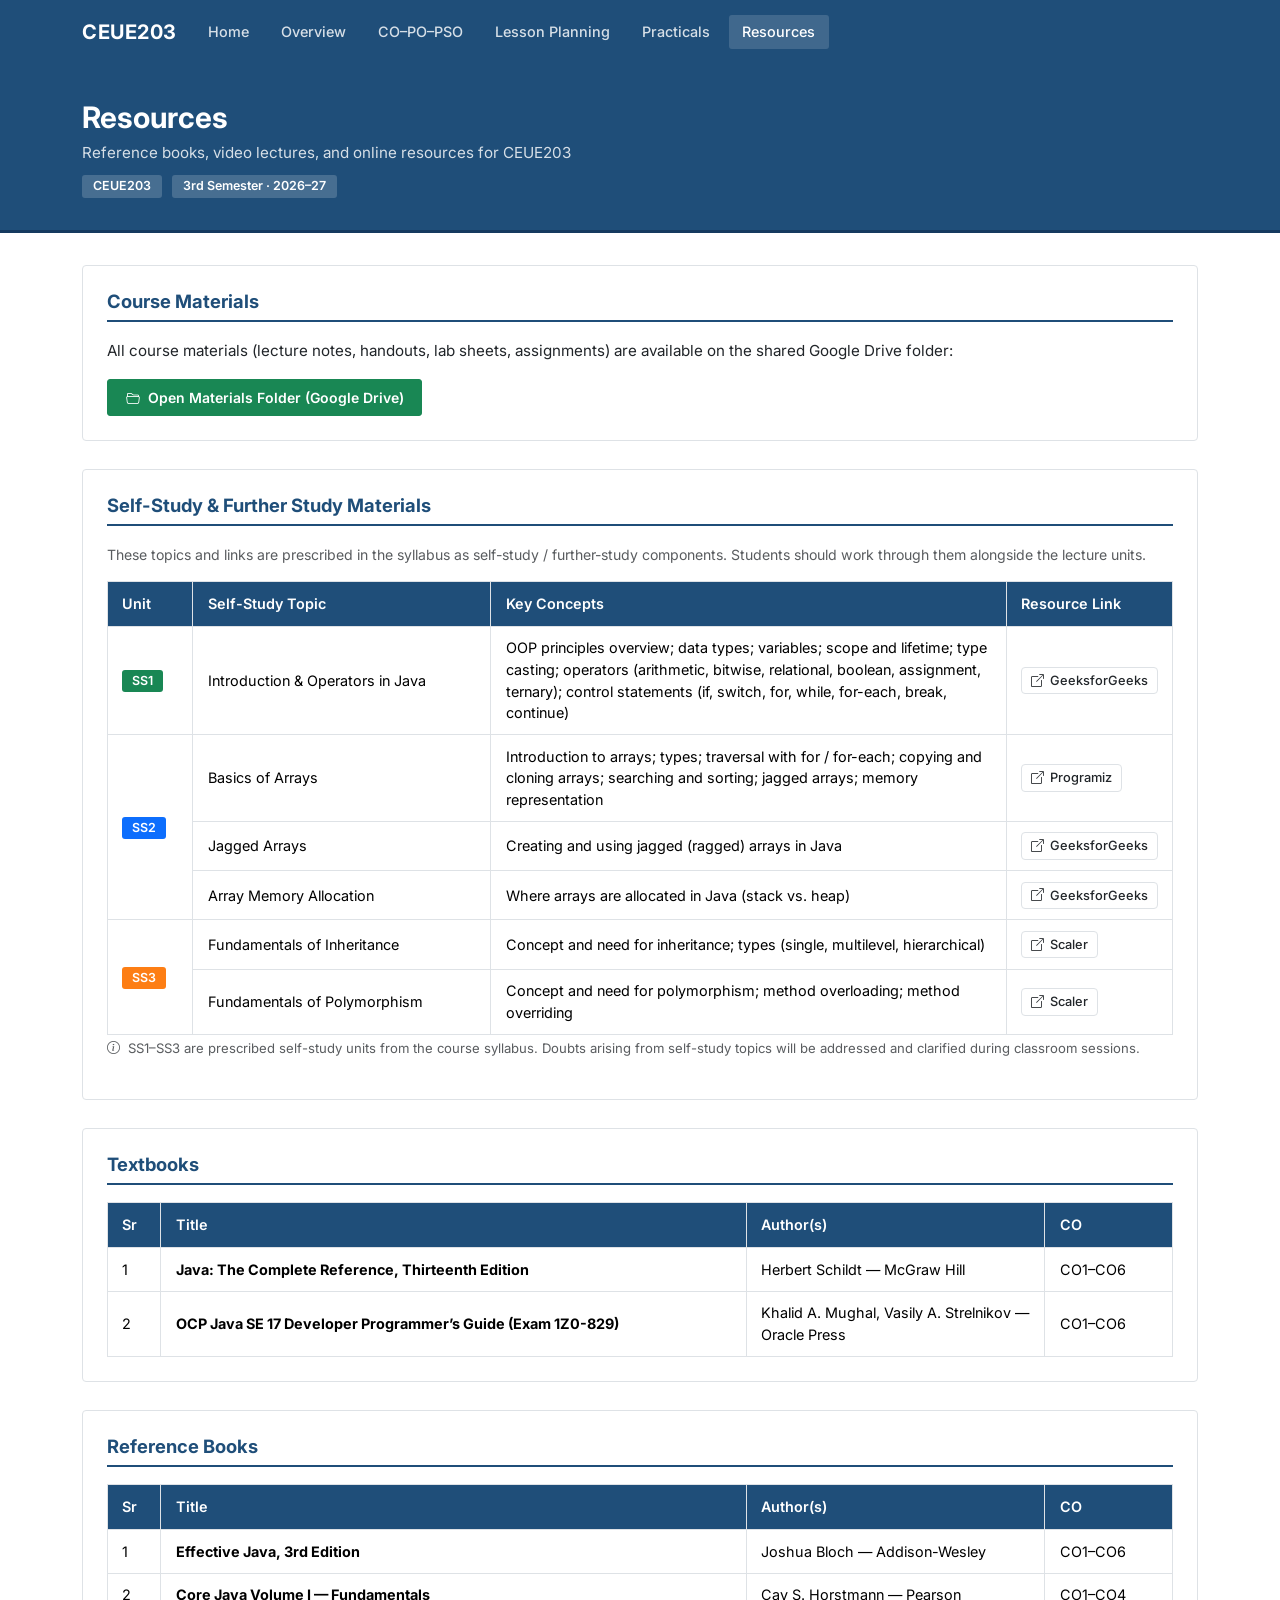
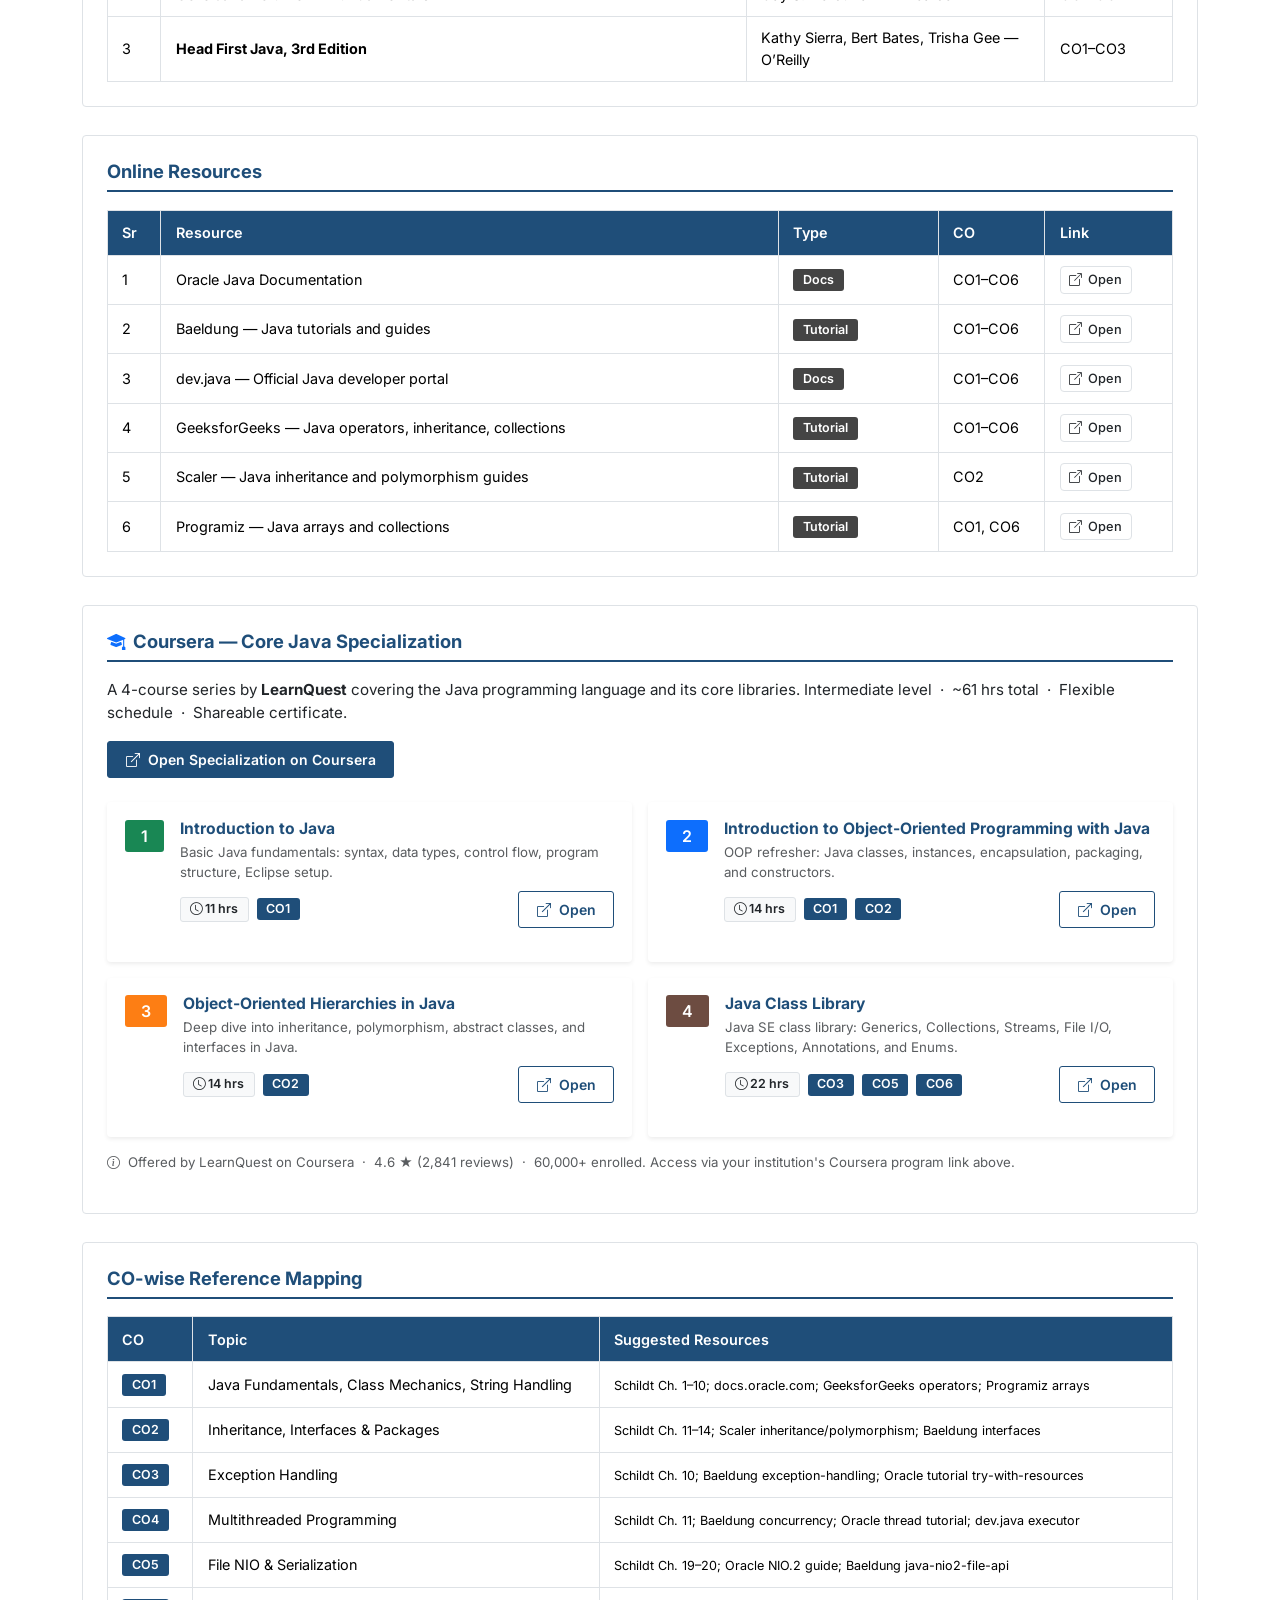
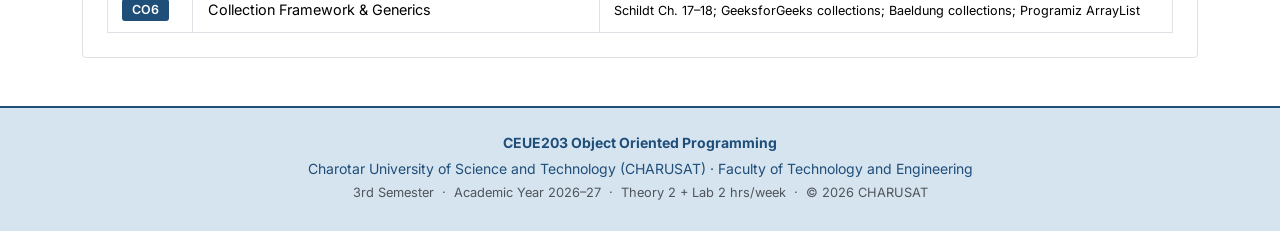
<file: resources.html>
<!DOCTYPE html>
<html lang="en">
<head>
  <meta charset="UTF-8">
  <meta name="viewport" content="width=device-width, initial-scale=1.0">
  <title>Resources · CEUE203</title>
  <link href="https://cdn.jsdelivr.net/npm/bootstrap@5.3.2/dist/css/bootstrap.min.css" rel="stylesheet">
  <link rel="stylesheet" href="https://cdn.jsdelivr.net/npm/bootstrap-icons@1.11.1/font/bootstrap-icons.css">
  <link rel="stylesheet" href="style.css">
</head>
<body>

<!-- ── Navbar ─────────────────────────────────────────────────────────────── -->
<nav class="navbar navbar-expand-lg navbar-dark">
  <div class="container">
    <a class="navbar-brand" href="index.html">CEUE203</a>
    <button class="navbar-toggler" type="button" data-bs-toggle="collapse" data-bs-target="#nav">
      <span class="navbar-toggler-icon"></span>
    </button>
    <div class="collapse navbar-collapse" id="nav">
      <ul class="navbar-nav me-auto">
        <li class="nav-item"><a class="nav-link" href="index.html">Home</a></li>
        <li class="nav-item"><a class="nav-link" href="overview.html">Overview</a></li>
        <li class="nav-item"><a class="nav-link" href="co-po-pso.html">CO&ndash;PO&ndash;PSO</a></li>
        <li class="nav-item"><a class="nav-link" href="lesson-planning.html">Lesson Planning</a></li>
        <li class="nav-item"><a class="nav-link" href="practicals.html">Practicals</a></li>
        <!-- <li class="nav-item"><a class="nav-link" href="assignments.html">Assignments</a></li> -->
        <li class="nav-item"><a class="nav-link active" href="resources.html">Resources</a></li>
      </ul>
    </div>
  </div>
</nav>

<!-- ── Page Header ────────────────────────────────────────────────────────── -->
<div class="page-header">
  <div class="container">
    <h1>Resources</h1>
    <p class="sub">Reference books, video lectures, and online resources for CEUE203</p>
    <div class="badges">
      <span class="badge">CEUE203</span>
      <span class="badge">3rd Semester · 2026–27</span>
    </div>
  </div>
</div>

<!-- ── Main content ───────────────────────────────────────────────────────── -->
<main class="container">

  <!-- Materials Drive Link -->
  <div class="section-block">
    <h2>Course Materials</h2>
    <p>All course materials (lecture notes, handouts, lab sheets, assignments) are available on the shared Google Drive folder:</p>
    <a href="https://drive.google.com/drive/folders/1bxTDfsqrt0fJPvSvMXY8lIWRcAXSFB2i?usp=sharing"
       target="_blank" rel="noopener"
       class="btn btn-success btn-lg">
      <i class="bi bi-folder2-open"></i>&nbsp; Open Materials Folder (Google Drive)
    </a>
  </div>

  <!-- Textbooks -->
  <!-- Self-Study / Pre-Course Materials -->
  <div class="section-block">
    <h2>Self-Study &amp; Further Study Materials</h2>
    <p class="text-muted mb-3" style="font-size:0.88rem;">
      These topics and links are prescribed in the syllabus as self-study / further-study components. Students should work through them alongside the lecture units.
    </p>
    <div class="table-responsive">
      <table class="table table-bordered table-sm align-middle">
        <thead class="table-light">
          <tr>
            <th style="width:8%">Unit</th>
            <th style="width:28%">Self-Study Topic</th>
            <th>Key Concepts</th>
            <th style="width:15%">Resource Link</th>
          </tr>
        </thead>
        <tbody>
          <tr>
            <td rowspan="1"><span class="badge unit-1">SS1</span></td>
            <td>Introduction &amp; Operators in Java</td>
            <td>OOP principles overview; data types; variables; scope and lifetime; type casting; operators (arithmetic, bitwise, relational, boolean, assignment, ternary); control statements (if, switch, for, while, for-each, break, continue)</td>
            <td><a href="https://www.geeksforgeeks.org/operators-in-java/" target="_blank" rel="noopener" class="resource-link"><i class="bi bi-box-arrow-up-right"></i>&nbsp; GeeksforGeeks</a></td>
          </tr>
          <tr>
            <td rowspan="3"><span class="badge unit-2">SS2</span></td>
            <td>Basics of Arrays</td>
            <td>Introduction to arrays; types; traversal with for / for-each; copying and cloning arrays; searching and sorting; jagged arrays; memory representation</td>
            <td><a href="https://www.programiz.com/java-programming/arrays" target="_blank" rel="noopener" class="resource-link"><i class="bi bi-box-arrow-up-right"></i>&nbsp; Programiz</a></td>
          </tr>
          <tr>
            <td>Jagged Arrays</td>
            <td>Creating and using jagged (ragged) arrays in Java</td>
            <td><a href="https://www.geeksforgeeks.org/jagged-array-in-java/" target="_blank" rel="noopener" class="resource-link"><i class="bi bi-box-arrow-up-right"></i>&nbsp; GeeksforGeeks</a></td>
          </tr>
          <tr>
            <td>Array Memory Allocation</td>
            <td>Where arrays are allocated in Java (stack vs. heap)</td>
            <td><a href="https://www.geeksforgeeks.org/where-is-the-memory-allocated-for-arrays-in-java/" target="_blank" rel="noopener" class="resource-link"><i class="bi bi-box-arrow-up-right"></i>&nbsp; GeeksforGeeks</a></td>
          </tr>
          <tr>
            <td rowspan="2"><span class="badge unit-4">SS3</span></td>
            <td>Fundamentals of Inheritance</td>
            <td>Concept and need for inheritance; types (single, multilevel, hierarchical)</td>
            <td><a href="https://www.scaler.com/topics/java/inheritance-in-java/" target="_blank" rel="noopener" class="resource-link"><i class="bi bi-box-arrow-up-right"></i>&nbsp; Scaler</a></td>
          </tr>
          <tr>
            <td>Fundamentals of Polymorphism</td>
            <td>Concept and need for polymorphism; method overloading; method overriding</td>
            <td><a href="https://www.scaler.com/topics/java/polymorphism-in-java/" target="_blank" rel="noopener" class="resource-link"><i class="bi bi-box-arrow-up-right"></i>&nbsp; Scaler</a></td>
          </tr>
        </tbody>
      </table>
    </div>
    <p class="text-muted mt-1" style="font-size:0.82rem;">
      <i class="bi bi-info-circle"></i>&nbsp; SS1–SS3 are prescribed self-study units from the course syllabus. Doubts arising from self-study topics will be addressed and clarified during classroom sessions.
    </p>
  </div>

  <!-- Textbooks -->
  <div class="section-block">
    <h2>Textbooks</h2>
    <div class="table-responsive">
      <table class="table table-bordered table-sm">
        <thead>
          <tr>
            <th style="width:5%">Sr</th>
            <th>Title</th>
            <th style="width:28%">Author(s)</th>
            <th style="width:12%">CO</th>
          </tr>
        </thead>
        <tbody>
          <tr>
            <td>1</td>
            <td><strong>Java: The Complete Reference, Thirteenth Edition</strong></td>
            <td>Herbert Schildt &mdash; McGraw Hill</td>
            <td>CO1&ndash;CO6</td>
          </tr>
          <tr>
            <td>2</td>
            <td><strong>OCP Java SE 17 Developer Programmer&rsquo;s Guide (Exam 1Z0-829)</strong></td>
            <td>Khalid A. Mughal, Vasily A. Strelnikov &mdash; Oracle Press</td>
            <td>CO1&ndash;CO6</td>
          </tr>
        </tbody>
      </table>
    </div>
  </div>

  <!-- Reference Books -->
  <div class="section-block">
    <h2>Reference Books</h2>
    <div class="table-responsive">
      <table class="table table-bordered table-sm">
        <thead>
          <tr>
            <th style="width:5%">Sr</th>
            <th>Title</th>
            <th style="width:28%">Author(s)</th>
            <th style="width:12%">CO</th>
          </tr>
        </thead>
        <tbody>
          <tr>
            <td>1</td>
            <td><strong>Effective Java, 3rd Edition</strong></td>
            <td>Joshua Bloch &mdash; Addison-Wesley</td>
            <td>CO1&ndash;CO6</td>
          </tr>
          <tr>
            <td>2</td>
            <td><strong>Core Java Volume I &mdash; Fundamentals</strong></td>
            <td>Cay S. Horstmann &mdash; Pearson</td>
            <td>CO1&ndash;CO4</td>
          </tr>
          <tr>
            <td>3</td>
            <td><strong>Head First Java, 3rd Edition</strong></td>
            <td>Kathy Sierra, Bert Bates, Trisha Gee &mdash; O&rsquo;Reilly</td>
            <td>CO1&ndash;CO3</td>
          </tr>
        </tbody>
      </table>
    </div>
  </div>

  <!-- Online Resources -->
  <div class="section-block">
    <h2>Online Resources</h2>
    <div class="table-responsive">
      <table class="table table-bordered table-sm">
        <thead>
          <tr>
            <th style="width:5%">Sr</th>
            <th>Resource</th>
            <th style="width:15%">Type</th>
            <th style="width:10%">CO</th>
            <th style="width:12%">Link</th>
          </tr>
        </thead>
        <tbody>
          <tr>
            <td>1</td>
            <td>Oracle Java Documentation</td>
            <td><span class="badge badge-docs">Docs</span></td>
            <td>CO1&ndash;CO6</td>
            <td><a href="https://docs.oracle.com/en/java/" target="_blank" rel="noopener" class="resource-link"><i class="bi bi-box-arrow-up-right"></i>&nbsp; Open</a></td>
          </tr>
          <tr>
            <td>2</td>
            <td>Baeldung &mdash; Java tutorials and guides</td>
            <td><span class="badge badge-docs">Tutorial</span></td>
            <td>CO1&ndash;CO6</td>
            <td><a href="https://www.baeldung.com/" target="_blank" rel="noopener" class="resource-link"><i class="bi bi-box-arrow-up-right"></i>&nbsp; Open</a></td>
          </tr>
          <tr>
            <td>3</td>
            <td>dev.java &mdash; Official Java developer portal</td>
            <td><span class="badge badge-docs">Docs</span></td>
            <td>CO1&ndash;CO6</td>
            <td><a href="https://dev.java/" target="_blank" rel="noopener" class="resource-link"><i class="bi bi-box-arrow-up-right"></i>&nbsp; Open</a></td>
          </tr>
          <tr>
            <td>4</td>
            <td>GeeksforGeeks &mdash; Java operators, inheritance, collections</td>
            <td><span class="badge badge-docs">Tutorial</span></td>
            <td>CO1&ndash;CO6</td>
            <td><a href="https://www.geeksforgeeks.org/java/" target="_blank" rel="noopener" class="resource-link"><i class="bi bi-box-arrow-up-right"></i>&nbsp; Open</a></td>
          </tr>
          <tr>
            <td>5</td>
            <td>Scaler &mdash; Java inheritance and polymorphism guides</td>
            <td><span class="badge badge-docs">Tutorial</span></td>
            <td>CO2</td>
            <td><a href="https://www.scaler.com/topics/java/" target="_blank" rel="noopener" class="resource-link"><i class="bi bi-box-arrow-up-right"></i>&nbsp; Open</a></td>
          </tr>
          <tr>
            <td>6</td>
            <td>Programiz &mdash; Java arrays and collections</td>
            <td><span class="badge badge-docs">Tutorial</span></td>
            <td>CO1, CO6</td>
            <td><a href="https://www.programiz.com/java-programming/" target="_blank" rel="noopener" class="resource-link"><i class="bi bi-box-arrow-up-right"></i>&nbsp; Open</a></td>
          </tr>
        </tbody>
      </table>
    </div>
  </div>

  <!-- Coursera Specialization -->
  <div class="section-block">
    <h2><i class="bi bi-mortarboard-fill text-primary me-2"></i>Coursera &mdash; Core Java Specialization</h2>
    <p class="mb-3">
      A 4-course series by <strong>LearnQuest</strong> covering the Java programming language and its core libraries.
      Intermediate level &nbsp;&middot;&nbsp; ~61 hrs total &nbsp;&middot;&nbsp; Flexible schedule &nbsp;&middot;&nbsp; Shareable certificate.
    </p>
    <a href="https://www.coursera.org/programs/cspit-it-zjgj2/specializations/core-java?source=search"
       target="_blank" rel="noopener"
       class="btn btn-primary mb-4">
      <i class="bi bi-box-arrow-up-right"></i>&nbsp; Open Specialization on Coursera
    </a>

    <div class="row g-3">

      <div class="col-md-6">
        <div class="card h-100 border-0 shadow-sm">
          <div class="card-body">
            <div class="d-flex align-items-start gap-3">
              <span class="badge unit-1 fs-6 px-3 py-2">1</span>
              <div>
                <h5 class="card-title mb-1">Introduction to Java</h5>
                <p class="card-text text-muted small mb-2">
                  Basic Java fundamentals: syntax, data types, control flow, program structure, Eclipse setup.
                </p>
                <div class="d-flex align-items-center gap-2 flex-wrap">
                  <span class="badge bg-light text-dark border"><i class="bi bi-clock"></i> 11 hrs</span>
                  <span class="badge badge-co">CO1</span>
                  <a href="https://www.coursera.org/learn/java-introduction?specialization=core-java"
                     target="_blank" rel="noopener"
                     class="btn btn-sm btn-outline-primary ms-auto">
                    <i class="bi bi-box-arrow-up-right"></i>&nbsp; Open
                  </a>
                </div>
              </div>
            </div>
          </div>
        </div>
      </div>

      <div class="col-md-6">
        <div class="card h-100 border-0 shadow-sm">
          <div class="card-body">
            <div class="d-flex align-items-start gap-3">
              <span class="badge unit-2 fs-6 px-3 py-2">2</span>
              <div>
                <h5 class="card-title mb-1">Introduction to Object-Oriented Programming with Java</h5>
                <p class="card-text text-muted small mb-2">
                  OOP refresher: Java classes, instances, encapsulation, packaging, and constructors.
                </p>
                <div class="d-flex align-items-center gap-2 flex-wrap">
                  <span class="badge bg-light text-dark border"><i class="bi bi-clock"></i> 14 hrs</span>
                  <span class="badge badge-co">CO1</span>
                  <span class="badge badge-co">CO2</span>
                  <a href="https://www.coursera.org/learn/object-oriented-programming-with-java?specialization=core-java"
                     target="_blank" rel="noopener"
                     class="btn btn-sm btn-outline-primary ms-auto">
                    <i class="bi bi-box-arrow-up-right"></i>&nbsp; Open
                  </a>
                </div>
              </div>
            </div>
          </div>
        </div>
      </div>

      <div class="col-md-6">
        <div class="card h-100 border-0 shadow-sm">
          <div class="card-body">
            <div class="d-flex align-items-start gap-3">
              <span class="badge unit-4 fs-6 px-3 py-2">3</span>
              <div>
                <h5 class="card-title mb-1">Object-Oriented Hierarchies in Java</h5>
                <p class="card-text text-muted small mb-2">
                  Deep dive into inheritance, polymorphism, abstract classes, and interfaces in Java.
                </p>
                <div class="d-flex align-items-center gap-2 flex-wrap">
                  <span class="badge bg-light text-dark border"><i class="bi bi-clock"></i> 14 hrs</span>
                  <span class="badge badge-co">CO2</span>
                  <a href="https://www.coursera.org/learn/object-oriented-hierarchies-java?specialization=core-java"
                     target="_blank" rel="noopener"
                     class="btn btn-sm btn-outline-primary ms-auto">
                    <i class="bi bi-box-arrow-up-right"></i>&nbsp; Open
                  </a>
                </div>
              </div>
            </div>
          </div>
        </div>
      </div>

      <div class="col-md-6">
        <div class="card h-100 border-0 shadow-sm">
          <div class="card-body">
            <div class="d-flex align-items-start gap-3">
              <span class="badge unit-8 fs-6 px-3 py-2">4</span>
              <div>
                <h5 class="card-title mb-1">Java Class Library</h5>
                <p class="card-text text-muted small mb-2">
                  Java SE class library: Generics, Collections, Streams, File I/O, Exceptions, Annotations, and Enums.
                </p>
                <div class="d-flex align-items-center gap-2 flex-wrap">
                  <span class="badge bg-light text-dark border"><i class="bi bi-clock"></i> 22 hrs</span>
                  <span class="badge badge-co">CO3</span>
                  <span class="badge badge-co">CO5</span>
                  <span class="badge badge-co">CO6</span>
                  <a href="https://www.coursera.org/learn/java-class-library?specialization=core-java"
                     target="_blank" rel="noopener"
                     class="btn btn-sm btn-outline-primary ms-auto">
                    <i class="bi bi-box-arrow-up-right"></i>&nbsp; Open
                  </a>
                </div>
              </div>
            </div>
          </div>
        </div>
      </div>

    </div><!-- /row -->
    <p class="text-muted mt-3" style="font-size:0.83rem;">
      <i class="bi bi-info-circle"></i>&nbsp;
      Offered by LearnQuest on Coursera &nbsp;&middot;&nbsp; 4.6 &#9733; (2,841 reviews) &nbsp;&middot;&nbsp; 60,000+ enrolled.
      Access via your institution's Coursera program link above.
    </p>
  </div>

  <!-- CO-wise Reference -->
  <div class="section-block">
    <h2>CO-wise Reference Mapping</h2>
    <div class="table-responsive">
      <table class="table table-bordered table-sm">
        <thead>
          <tr>
            <th style="width:8%">CO</th>
            <th>Topic</th>
            <th>Suggested Resources</th>
          </tr>
        </thead>
        <tbody>
          <tr>
            <td><span class="badge badge-co">CO1</span></td>
            <td>Java Fundamentals, Class Mechanics, String Handling</td>
            <td><small>Schildt Ch. 1&ndash;10; docs.oracle.com; GeeksforGeeks operators; Programiz arrays</small></td>
          </tr>
          <tr>
            <td><span class="badge badge-co">CO2</span></td>
            <td>Inheritance, Interfaces &amp; Packages</td>
            <td><small>Schildt Ch. 11&ndash;14; Scaler inheritance/polymorphism; Baeldung interfaces</small></td>
          </tr>
          <tr>
            <td><span class="badge badge-co">CO3</span></td>
            <td>Exception Handling</td>
            <td><small>Schildt Ch. 10; Baeldung exception-handling; Oracle tutorial try-with-resources</small></td>
          </tr>
          <tr>
            <td><span class="badge badge-co">CO4</span></td>
            <td>Multithreaded Programming</td>
            <td><small>Schildt Ch. 11; Baeldung concurrency; Oracle thread tutorial; dev.java executor</small></td>
          </tr>
          <tr>
            <td><span class="badge badge-co">CO5</span></td>
            <td>File NIO &amp; Serialization</td>
            <td><small>Schildt Ch. 19&ndash;20; Oracle NIO.2 guide; Baeldung java-nio2-file-api</small></td>
          </tr>
          <tr>
            <td><span class="badge badge-co">CO6</span></td>
            <td>Collection Framework &amp; Generics</td>
            <td><small>Schildt Ch. 17&ndash;18; GeeksforGeeks collections; Baeldung collections; Programiz ArrayList</small></td>
          </tr>
        </tbody>
      </table>
    </div>
  </div>

</main>

<!-- ── Footer ─────────────────────────────────────────────────────────────── -->
<footer class="site-footer">
  <div class="container">
    <p><strong>CEUE203 Object Oriented Programming</strong></p>
    <p>Charotar University of Science and Technology (CHARUSAT) &middot; Faculty of Technology and Engineering</p>
    <p class="text-muted">3rd Semester &nbsp;&middot;&nbsp; Academic Year 2026&ndash;27 &nbsp;&middot;&nbsp; Theory 2 + Lab 2 hrs/week &nbsp;&middot;&nbsp; &copy; 2026 CHARUSAT</p>
  </div>
</footer>

<script src="https://cdn.jsdelivr.net/npm/bootstrap@5.3.2/dist/js/bootstrap.bundle.min.js"></script>
<script src="main.js"></script>
</body>
</html>
</file>
<file: style.css>
/* ============================================================================
   CEUE203 Object Oriented Programming
   Custom Stylesheet (Bootstrap 5 overrides)
   ============================================================================ */

@import url('https://fonts.googleapis.com/css2?family=Inter:wght@400;600;700&display=swap');

/* ─── CSS Variables ─────────────────────────────────────────────────────── */
:root {
  --primary:   #1F4E79;
  --accent:    #D6E4F0;
  --white:     #ffffff;
  --light-bg:  #f8f9fa;
  --text:      #212529;
  --muted:     #6c757d;
  --border:    #dee2e6;
}

/* ─── Global ─────────────────────────────────────────────────────────────── */
body {
  font-family: 'Inter', system-ui, sans-serif;
  font-size: 0.95rem;
  color: var(--text);
  background: var(--white);
}

h1, h2, h3, h4, h5, h6 {
  font-family: 'Inter', sans-serif;
  font-weight: 700;
  color: var(--primary);
}

a {
  color: var(--primary);
}

a:hover {
  color: #163a5f;
}

/* ─── Navbar ─────────────────────────────────────────────────────────────── */
.navbar {
  background-color: var(--primary) !important;
  padding: 0.75rem 0;
}

.navbar-brand {
  font-weight: 700;
  font-size: 1.25rem;
  color: var(--white) !important;
  letter-spacing: 0.5px;
}

.navbar-nav .nav-link {
  color: rgba(255,255,255,0.82) !important;
  font-weight: 500;
  font-size: 0.9rem;
  padding: 0.4rem 0.85rem !important;
  border-radius: 3px;
  margin: 0 0.15rem;
}

.navbar-nav .nav-link:hover,
.navbar-nav .nav-link.active {
  color: var(--white) !important;
  background-color: rgba(255,255,255,0.15);
}

.navbar-toggler {
  border-color: rgba(255,255,255,0.4);
}

.navbar-toggler-icon {
  background-image: url("data:image/svg+xml,%3csvg xmlns='http://www.w3.org/2000/svg' viewBox='0 0 30 30'%3e%3cpath stroke='rgba%28255,255,255,0.85%29' stroke-linecap='round' stroke-miterlimit='10' stroke-width='2' d='M4 7h22M4 15h22M4 23h22'/%3e%3c/svg%3e");
}

/* View-mode toggle pill */
.view-mode-toggle {
  display: flex;
  align-items: center;
  gap: 0.6rem;
  background: rgba(255,255,255,0.12);
  border-radius: 4px;
  padding: 0.35rem 0.75rem;
}

.view-mode-toggle label {
  color: var(--white);
  font-size: 0.82rem;
  font-weight: 600;
  margin: 0;
  cursor: pointer;
  white-space: nowrap;
  letter-spacing: 0.3px;
}

.form-check-input {
  cursor: pointer;
  width: 2.6rem;
  height: 1.35rem;
  background-color: rgba(255,255,255,0.25);
  border-color: rgba(255,255,255,0.4);
}

.form-check-input:checked {
  background-color: var(--accent);
  border-color: var(--accent);
}

.form-check-input:focus {
  box-shadow: none;
}

/* ─── Page Header ────────────────────────────────────────────────────────── */
.page-header {
  background-color: var(--primary);
  color: var(--white);
  padding: 2.25rem 0 2rem;
  margin-bottom: 2rem;
  border-bottom: 3px solid #163a5f;
}

.page-header h1 {
  color: var(--white);
  font-size: 1.85rem;
  margin-bottom: 0.4rem;
}

.page-header .sub {
  color: rgba(255,255,255,0.82);
  font-size: 0.95rem;
  margin: 0;
}

.page-header .badges {
  margin-top: 0.6rem;
}

.page-header .badge {
  font-size: 0.78rem;
  font-weight: 600;
  background: rgba(255,255,255,0.18);
  color: var(--white);
  margin-right: 0.35rem;
  padding: 0.35rem 0.7rem;
  border-radius: 3px;
}

/* ─── Section wrapper ────────────────────────────────────────────────────── */
.section-block {
  background: var(--white);
  border: 1px solid var(--border);
  border-radius: 4px;
  padding: 1.5rem;
  margin-bottom: 1.75rem;
}

.section-block h2,
.section-block h3 {
  font-size: 1.15rem;
  padding-bottom: 0.5rem;
  border-bottom: 2px solid var(--primary);
  margin-bottom: 1.1rem;
}

/* ─── Tables ─────────────────────────────────────────────────────────────── */
.table {
  font-size: 0.9rem;
  margin-bottom: 0;
}

.table thead th {
  background-color: var(--primary);
  color: var(--white);
  font-weight: 600;
  border: none;
  padding: 0.7rem 0.9rem;
  vertical-align: middle;
}

.table tbody td,
.table tbody th {
  padding: 0.65rem 0.9rem;
  vertical-align: middle;
  border-bottom: 1px solid #e9ecef;
}

.table-striped > tbody > tr:nth-of-type(odd) > * {
  background-color: rgba(214,228,240,0.18);
}

.table tbody tr:hover > td {
  background-color: rgba(214,228,240,0.3);
}

.table-bordered th,
.table-bordered td {
  border: 1px solid var(--border) !important;
}

/* ─── Accordion ──────────────────────────────────────────────────────────── */
.accordion-item {
  border: 1px solid var(--border);
  border-radius: 4px !important;
  margin-bottom: 0.6rem;
  overflow: hidden;
}

.accordion-button {
  background-color: var(--white);
  color: var(--primary);
  font-weight: 600;
  font-size: 0.92rem;
  padding: 0.9rem 1.1rem;
  border: none;
}

.accordion-button:not(.collapsed) {
  background-color: var(--accent);
  color: var(--primary);
  box-shadow: none;
}

.accordion-button:focus {
  box-shadow: none;
}

.accordion-button::after {
  filter: none;
}

.accordion-button:not(.collapsed)::after {
  filter: none;
}

.accordion-body {
  padding: 1.25rem 1.25rem;
  background: #fafcfe;
  border-top: 1px solid var(--border);
}

/* ─── Cards ──────────────────────────────────────────────────────────────── */
.card {
  border: 1px solid var(--border);
  border-radius: 4px;
  box-shadow: none;
  margin-bottom: 1rem;
}

.card-header {
  background-color: var(--primary);
  color: var(--white);
  font-weight: 600;
  font-size: 0.88rem;
  padding: 0.6rem 1rem;
  border-radius: 0;
}

.card-body {
  padding: 1.1rem;
}

.card-title {
  color: var(--primary);
  font-size: 0.98rem;
  font-weight: 700;
  margin-bottom: 0.6rem;
}

/* Stat info boxes (home page) */
.stat-box {
  border: 1px solid var(--border);
  border-top: 3px solid var(--primary);
  border-radius: 4px;
  padding: 1.2rem 1rem;
  text-align: center;
  background: var(--white);
}

.stat-box h3 {
  font-size: 2rem;
  margin-bottom: 0.2rem;
  color: var(--primary);
}

.stat-box p {
  font-size: 0.85rem;
  color: var(--muted);
  margin: 0;
}

/* ─── Badges ─────────────────────────────────────────────────────────────── */
.badge {
  font-weight: 600;
  font-size: 0.78rem;
  padding: 0.3rem 0.6rem;
  border-radius: 3px;
}

.badge-co { background-color: var(--primary); color: var(--white); }

#practicalsAccordion .accordion-button::after {
  margin-left: 0.5rem;
}
.co-badges {
  justify-content: flex-start;
}

.badge-coursera { background-color: #0056d2; color: var(--white); }
.badge-youtube  { background-color: #c4302b; color: var(--white); }
.badge-docs     { background-color: #444;    color: var(--white); }

/* Resource link chips */
.resource-link {
  display: inline-flex;
  align-items: center;
  padding: 0.2rem 0.55rem;
  font-size: 0.8rem;
  font-weight: 500;
  border-radius: 4px;
  border: 1px solid var(--border);
  color: var(--text);
  background: var(--white);
  text-decoration: none;
  white-space: nowrap;
  transition: background 0.15s, border-color 0.15s;
}
.resource-link:hover {
  background: #f1f5f9;
  border-color: var(--primary);
  color: var(--primary);
}

/* Unit-phase colours (OOP) */
.unit-1  { background-color: #198754; color: #fff; }   /* green   Unit 1: Java Fundamentals        */
.unit-2  { background-color: #0d6efd; color: #fff; }   /* blue    Unit 2: Class Fundamentals       */
.unit-3  { background-color: #6f42c1; color: #fff; }   /* purple  Unit 3: String Handling          */
.unit-4  { background-color: #fd7e14; color: #fff; }   /* orange  Unit 4: Inheritance/Interfaces   */
.unit-5  { background-color: #856404; color: #fff; }   /* amber   Unit 5: Exception Handling       */
.unit-6  { background-color: #b02a37; color: #fff; }   /* red     Unit 6: Multithreading           */
.unit-7  { background-color: #0d9488; color: #fff; }   /* teal    Unit 7: File NIO                 */
.unit-8  { background-color: #6d4c41; color: #fff; }   /* brown   Unit 8: Collections / Generics   */

/* ─── Buttons ────────────────────────────────────────────────────────────── */
.btn {
  font-size: 0.875rem;
  font-weight: 600;
  border-radius: 3px;
  padding: 0.45rem 1.1rem;
}

.btn-primary {
  background-color: var(--primary);
  border-color: var(--primary);
}

.btn-primary:hover {
  background-color: #163a5f;
  border-color: #163a5f;
}

.btn-outline-primary {
  color: var(--primary);
  border-color: var(--primary);
}

.btn-outline-primary:hover,
.btn-outline-primary.active {
  background-color: var(--primary);
  border-color: var(--primary);
  color: var(--white);
}

.btn.disabled,
.btn:disabled {
  opacity: 0.45;
  cursor: not-allowed;
}

/* Filter toolbar */
.filter-bar {
  display: flex;
  flex-wrap: wrap;
  gap: 0.4rem;
  margin-bottom: 1.25rem;
}

/* ─── Faculty-only visibility ────────────────────────────────────────────── */
.faculty-only { display: none; }

.faculty-note {
  background-color: #fff8e1;
  border-left: 4px solid #f0ad4e;
  padding: 0.75rem 1rem;
  margin-top: 0.75rem;
  border-radius: 0 3px 3px 0;
  font-size: 0.88rem;
}

.faculty-note strong {
  display: block;
  color: #856404;
  margin-bottom: 0.25rem;
}

/* ─── Search box ─────────────────────────────────────────────────────────── */
.search-wrap {
  max-width: 480px;
  margin-bottom: 1.25rem;
}

.search-wrap .form-control {
  border: 1px solid var(--border);
  border-right: none;
  border-radius: 3px 0 0 3px;
  font-size: 0.9rem;
  padding: 0.5rem 0.8rem;
}

.search-wrap .form-control:focus {
  border-color: var(--primary);
  box-shadow: none;
}

.search-wrap .btn {
  border-radius: 0 3px 3px 0;
}

/* ─── Footer ─────────────────────────────────────────────────────────────── */
.site-footer {
  background-color: var(--accent);
  color: var(--primary);
  padding: 1.5rem 0;
  margin-top: 3rem;
  border-top: 2px solid var(--primary);
  font-size: 0.875rem;
  text-align: center;
}

.site-footer p {
  margin-bottom: 0.3rem;
}

.site-footer .text-muted {
  font-size: 0.8rem;
}

/* Drive-link button */
.drive-btn {
  font-size: 0.8rem;
  padding: 0.25rem 0.6rem;
}

/* ─── Responsive ─────────────────────────────────────────────────────────── */
@media (max-width: 768px) {
  .page-header h1 { font-size: 1.45rem; }

  .view-mode-toggle {
    margin-top: 0.75rem;
    justify-content: flex-start;
  }

  .stat-box h3 { font-size: 1.6rem; }

  .table { font-size: 0.82rem; }

  .accordion-button { font-size: 0.85rem; }
}
</file>
